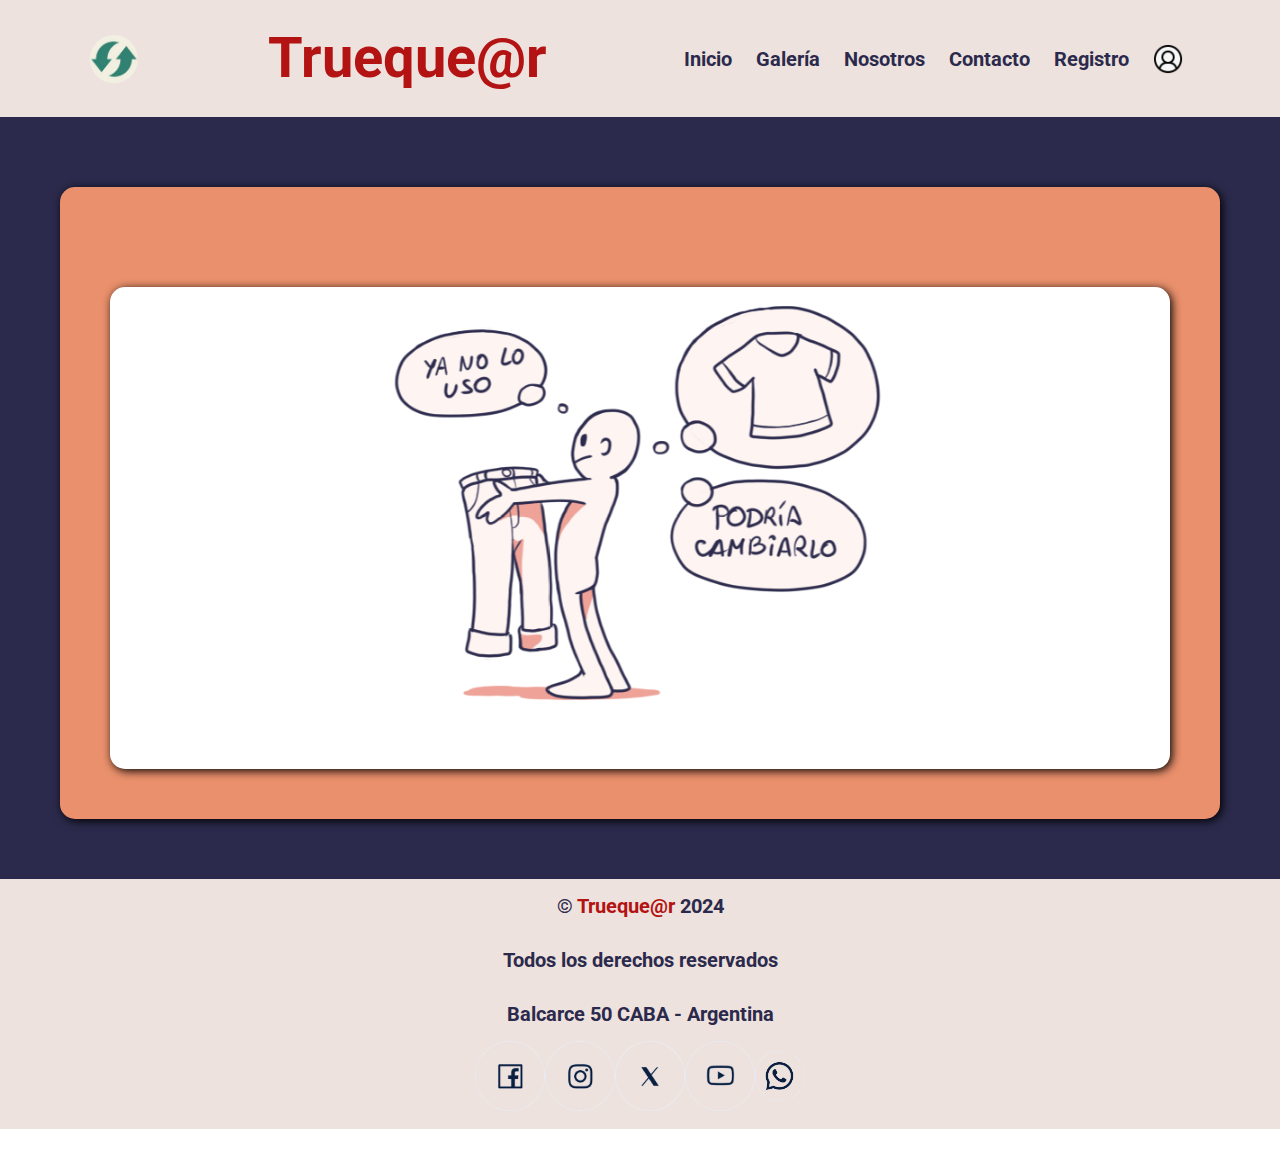
<file: index.html>
<!DOCTYPE html>
<html lang="es">

<head>
  <link rel="icon" href="img/favicon.ico" type="image/x-icon">

  <meta charset="UTF-8">
  <meta name="viewport" content="width=device-width, initial-scale=1.0">

  <title>Inicio</title>
  <link rel="preconnect" href="https://fonts.googleapis.com">
  <link rel="preconnect" href="https://fonts.gstatic.com" crossorigin>
  <link href="https://fonts.googleapis.com/css2?family=Roboto:wght@400;700&display=swap" rel="stylesheet">
  <link rel="stylesheet" href="css/index.css">

  <link href="https://stackpath.bootstrapcdn.com/bootstrap/4.5.2/css/bootstrap.min.css" rel="stylesheet">



</head>



  <body>
    <header>
      <div class="container">
        <img class="logo" src="img/flechas_486x500.png" height="60px" alt="logo">
        <h1 class="marca">Trueque@r</h1>

        <nav>
          <a href="index.html">Inicio</a>
          <a href="galeria.html">Galería</a>
          <a href="nosotros.html">Nosotros</a>
          <a href="contacto.html">Contacto</a>
          <a href="alta.html">Registro</a>
          <a href="login.html"><img class="login" src="img/login3.png" width="30px" height="30px" alt="loginete"></a>
        </nav>
      </div>
    </header>


    <main>

      <section class="inde">
        <article class="containerDibu">
          <div class="containerInde">
              <div id="carouselExampleIndicators" class="carousel slide" data-ride="carousel">
                <ol class="carousel-indicators">
                  <li data-target="#carouselExampleIndicators" data-slide-to="0" class="active"></li>
                  <li data-target="#carouselExampleIndicators" data-slide-to="1"></li>
                  <li data-target="#carouselExampleIndicators" data-slide-to="2"></li>
                  <li data-target="#carouselExampleIndicators" data-slide-to="3"></li>
                  <li data-target="#carouselExampleIndicators" data-slide-to="4"></li>
                  <li data-target="#carouselExampleIndicators" data-slide-to="5"></li>
                  <li data-target="#carouselExampleIndicators" data-slide-to="6"></li>
                  <li data-target="#carouselExampleIndicators" data-slide-to="7"></li>
                  <li data-target="#carouselExampleIndicators" data-slide-to="8"></li>
                  <li data-target="#carouselExampleIndicators" data-slide-to="9"></li>
                  <li data-target="#carouselExampleIndicators" data-slide-to="10"></li>
                </ol>
                <div class="carousel-inner">
                  <div class="carousel-item active">
                    <img src="img/carrusel/02.png" alt="...">
                  </div>
                  <div class="carousel-item">
                    <img src="img/carrusel/03.png" alt="...">
                  </div>
                  <div class="carousel-item">
                    <img src="img/carrusel/04.png" alt="...">
                  </div>
                  <div class="carousel-item">
                    <img src="img/carrusel/05.png" alt="...">
                  </div>
                  <div class="carousel-item">
                    <img src="img/carrusel/06.png" alt="...">
                  </div>
                  <div class="carousel-item">
                    <img src="img/carrusel/07.png" alt="...">
                  </div>
                  <div class="carousel-item">
                    <img src="img/carrusel/08.png" alt="...">
                  </div>
                  <div class="carousel-item">
                    <img src="img/carrusel/09.png" alt="...">
                  </div>
                  <div class="carousel-item">
                    <img src="img/carrusel/10.png" alt="...">
                  </div>
                  <div class="carousel-item">
                    <img src="img/carrusel/11.png" alt="...">
                  </div>
                  <div class="carousel-item">
                    <img src="img/carrusel/12.png" alt="...">
                  </div>

                </div>
                  <a class="carousel-control-prev" href="#carouselExampleIndicators" role="button"
                    data-slide="prev">
                    <span class="carousel-control-prev-icon" aria-hidden="true"></span>
                    <span class="sr-only">Anterior</span>
                  </a>
                  <a class="carousel-control-next" href="#carouselExampleIndicators" role="button"
                    data-slide="next">
                    <span class="carousel-control-next-icon" aria-hidden="true"></span>
                    <span class="sr-only">Siguiente</span>
                  </a>
              </div> 

          </div>
        </article>
      </section>
    </main>

    <footer>
      <div class="container">
        <p>&copy; <span class="color-acento">Trueque@r</span> 2024</p>
        <p>Todos los derechos reservados</p>
        <p>Balcarce 50 CABA - Argentina</p>
        <section>
          <ul>

            <a href="#"><img class="fc" src="img/redes/fcA.png" height="70"></a>
            <a href="#"><img class="ig" src="img/redes/igA.png" height="70"></a>
            <a href="#"><img class="x" src="img/redes/xA.png" height="70"></a>

            <a href="#"><img class="yt" src="img/redes/ytA.png" height="70"></a>
            <a href="#"><img class="ws" src="img/redes/wsA.png" height="50"></a>


          </ul>

        </section>
      </div>
    </footer>

    <script src="https://code.jquery.com/jquery-3.5.1.slim.min.js"></script>
    <script src="https://cdn.jsdelivr.net/npm/@popperjs/core@2.9.3/dist/umd/popper.min.js"></script>
    <script src="https://stackpath.bootstrapcdn.com/bootstrap/4.5.2/js/bootstrap.min.js"></script>
  </body>

</html>
</file>
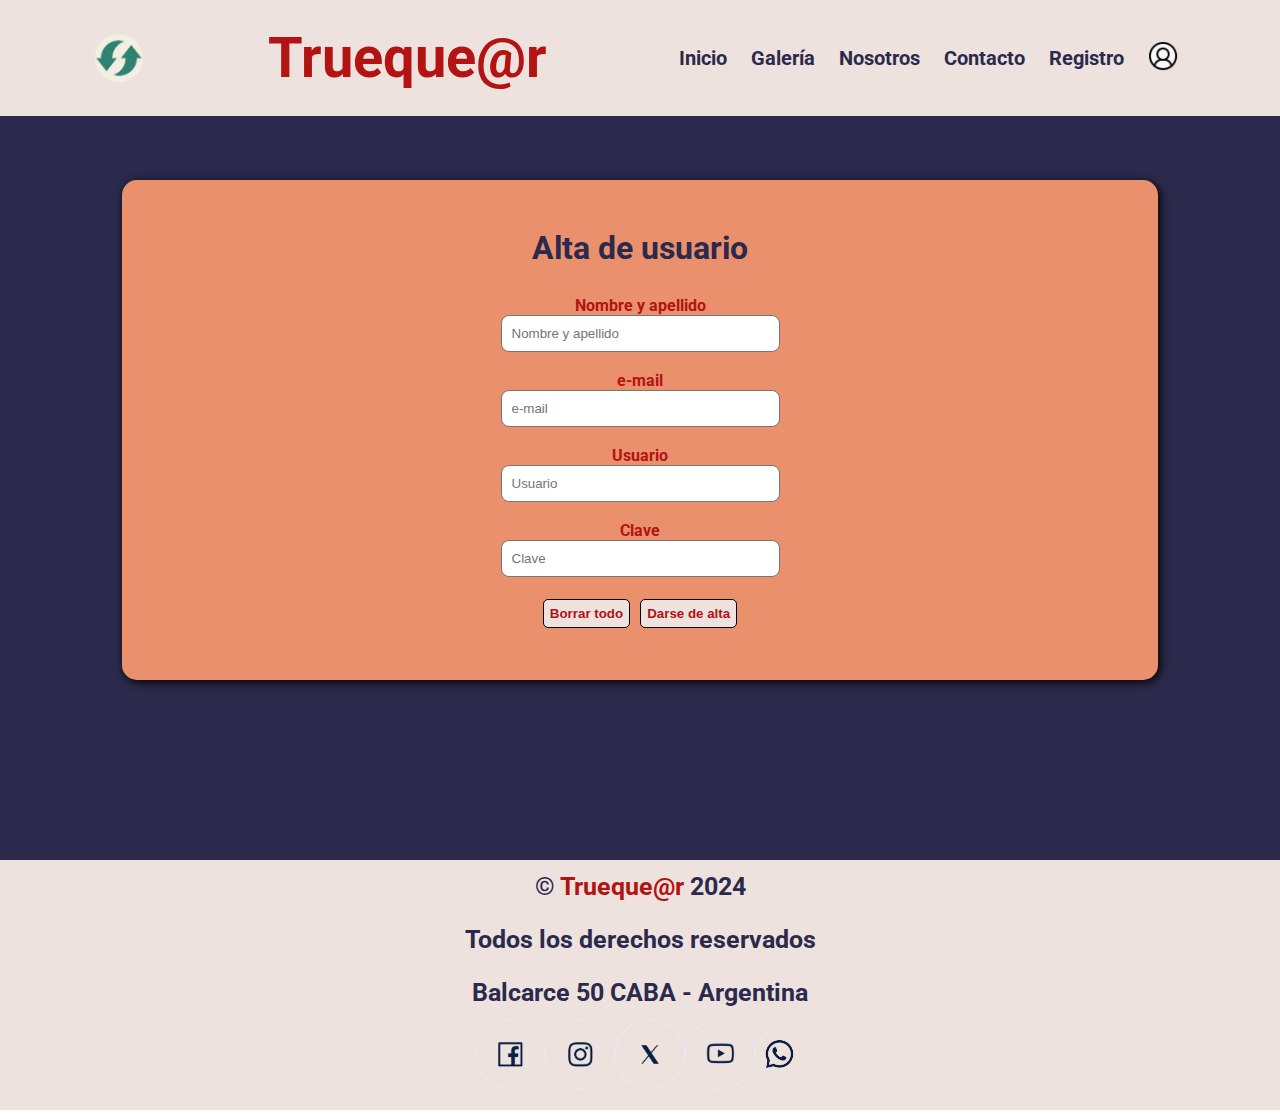
<file: alta.html>
<!DOCTYPE html>
<html lang="es">

<head>
    <meta charset="UTF-8">
    <meta name="viewport" content="width=device-width, initial-scale=1.0">
    <title>Alta</title>
    <link rel="preconnect" href="https://fonts.googleapis.com">
    <link rel="preconnect" href="https://fonts.gstatic.com" crossorigin>
    <link href="https://fonts.googleapis.com/css2?family=Roboto:wght@400;700&display=swap" rel="stylesheet">
    <!-- STYLES.CSS original cambiada a CONTACTO_TRUEQUE.CSS en este HTML-->
    <link rel="stylesheet" href="css/registro.css">
    <link rel="icon" href="img/favicon.ico">
</head>

<body>
    <header>
        <div class="container">
            <img class="logo" src="img/flechas_486x500.png" height="60px" alt="logo">
            <h1 class="marca">Trueque@r</h1>

            <nav>
                <a href="index.html">Inicio</a>
                <a href="galeria.html">Galería</a>
                <a href="nosotros.html">Nosotros</a>
                <a href="contacto.html">Contacto</a>
                <a href="alta.html">Registro</a>
                <a href="login.html"><img class="login" src="img/login3.png" width="30px" height="30px" alt="loginete"></a>
              </nav>
        </div>
    </header>

    <main>

        <section class="cuerpoGral">
            <div class="container">
                <div class="cuerpo">
                    <div class="card">
                        <h3>Alta de usuario</h3><br>
        
        <form action="datos.html" method="get">

          <!-- nombre y apellido-->
          <label class="campolabel" for="nombreapellido">Nombre y apellido</label><br>
          <input class="campo" size="30" type="text" name="nombreapellido" placeholder="Nombre y apellido"><br><br>

          <!-- e-mail -->
          <label class="campolabel" for="email">e-mail</label><br>
          <input class="campo" size="30" type="text" name="email" placeholder="e-mail"><br><br>
                  
          <!-- usuario -->
          <label class="campolabel" for="usuario">Usuario</label><br>
          <input class="campo" size="30" type="text" name="usuario" placeholder="Usuario"><br><br>
          
          <!-- clave -->
          <label class="campolabel" for="clave">Clave</label><br>
          <input class="campo" size="30" type="password" name="clave" placeholder="Clave"><br><br>
          
          <!-- botón de reset -->
          <button class="boton" type="reset">Borrar todo</button>
          <!-- botón de alta -->
          <a href="index.html">
            <input class="boton" type="button" value="Darse de alta"></a>

        </form>
      </div>
                   

    </div>

</div>
</section>
</main>

<footer>
<div class="container">
<p>&copy; <span class="color-acento">Trueque@r</span> 2024</p>
<p>Todos los derechos reservados</p>
<p>Balcarce 50 CABA - Argentina</p>
<section>
    <ul>

        <a href="#"><img class="fc" src="img/redes/fcA.png" height="70"></a>
        <a href="#"><img class="ig" src="img/redes/igA.png" height="70"></a>
        <a href="#"><img class="x" src="img/redes/xA.png" height="70"></a>

        <a href="#"><img class="yt" src="img/redes/ytA.png" height="70"></a>
        <a href="#"><img class="ws" src="img/redes/wsA.png" height="50"></a>


    </ul>

</section>
</div>
</footer>

</body>

</html>
</file>
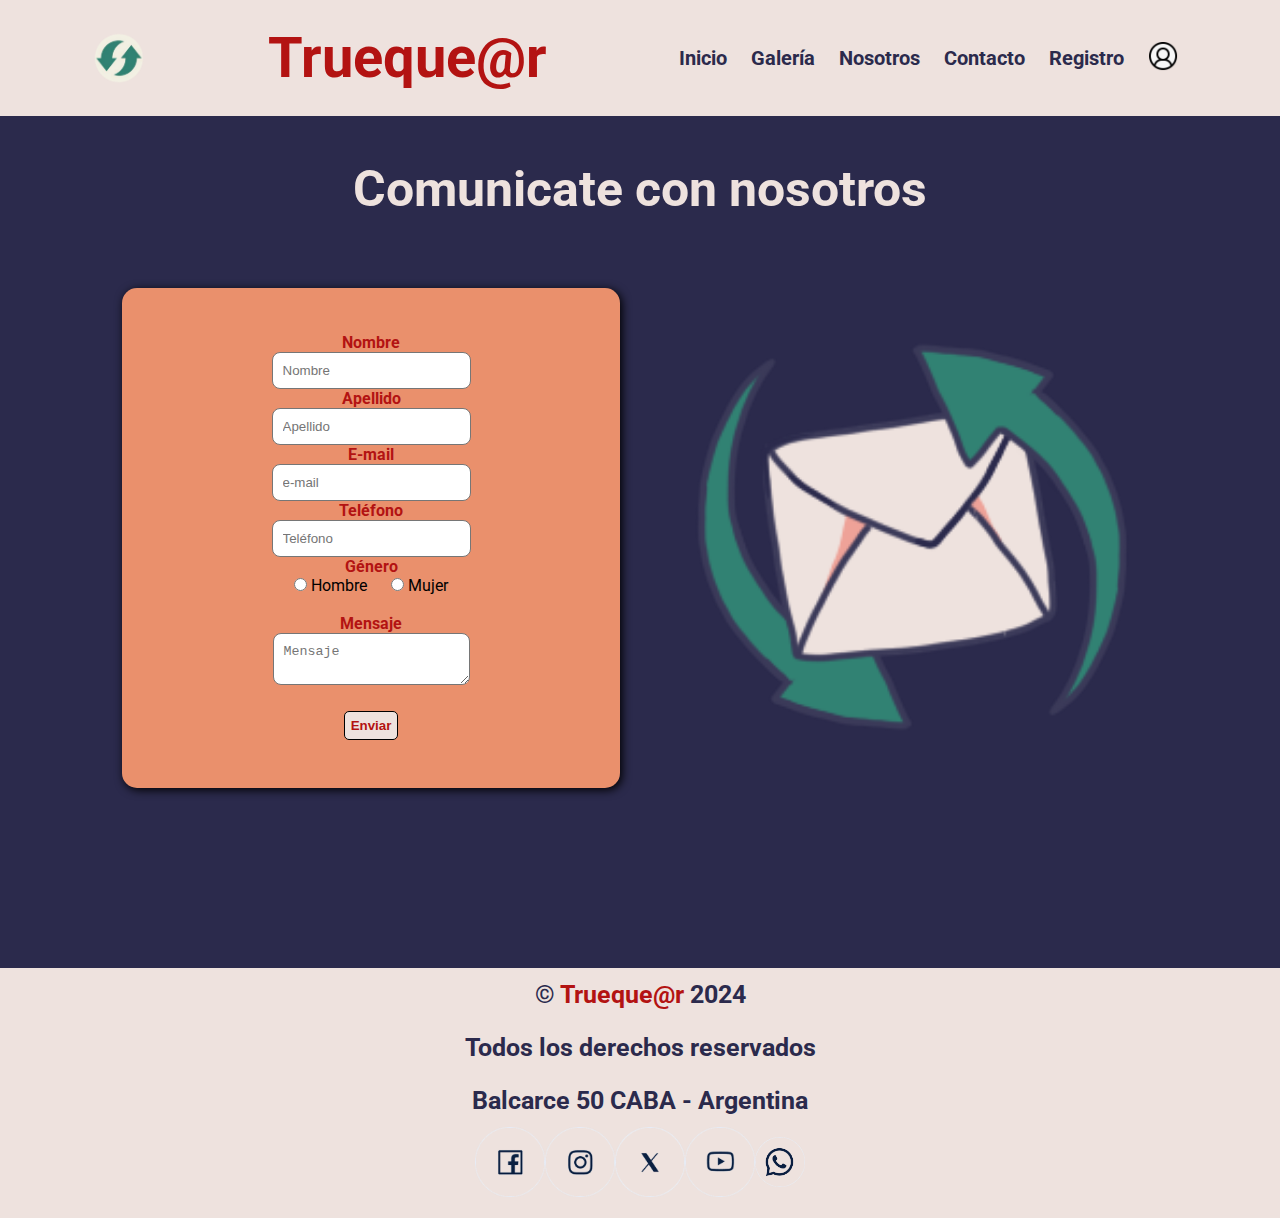
<file: contacto.html>
<!DOCTYPE html>
<html lang="es">

<head>
    <meta charset="UTF-8">
    <meta name="viewport" content="width=device-width, initial-scale=1.0">
    <title>Contacto</title>
    <link rel="preconnect" href="https://fonts.googleapis.com">
    <link rel="preconnect" href="https://fonts.gstatic.com" crossorigin>
    <link href="https://fonts.googleapis.com/css2?family=Roboto:wght@400;700&display=swap" rel="stylesheet">
    <!-- STYLES.CSS original cambiada a CONTACTO_TRUEQUE.CSS en este HTML-->
    <link rel="stylesheet" href="css/contacto.css">
    <link rel="icon" href="img/favicon.ico">
</head>

<body>
    <header>
        <div class="container">
            <img class="logo" src="img/flechas_486x500.png" height="60px" alt="logo">
            <h1 class="marca">Trueque@r</h1>

            <nav>
                <a href="index.html">Inicio</a>
                <a href="galeria.html">Galería</a>
                <a href="nosotros.html">Nosotros</a>
                <a href="contacto.html">Contacto</a>
                <a href="alta.html">Registro</a>
                <a href="login.html"><img class="login" src="img/login3.png" width="30px" height="30px" alt="loginete"></a>
              </nav>
        </div>
    </header>

    <main>


        <section class="cuerpoGral">
            <div class="container">
                <h2>Comunicate con nosotros</h2>
                <div class="cuerpo">
                    <div class="card">
                        
                        <form action="#" method="post">
                            <label class="campolabel" for="nombre">Nombre</label><br>
                            <input class="campo" type="text" id="nombre" name="nombre" placeholder="Nombre"><br>
                                    
                            <label class="campolabel" for="apellido">Apellido</label><br>
                            <input class="campo" type="text" id="apellido" name="apellido" placeholder="Apellido"><br>
                                    
                            <label class="campolabel" for="email">E-mail</label><br>
                            <input class="campo" type="email" id="email" name="email" placeholder="e-mail"><br>
                                            
                            <label class="campolabel" for="telefono">Teléfono</label><br>
                            <input class="campo" type="text" id="telefono" name="telefono" placeholder="Teléfono"><br>
                                    
                            <label class="campolabel">Género</label><br>
                            <input type="radio" id="hombre" name="genero" value="hombre">
                            <label for="hombre">Hombre</label>
                            <label class="campolabel">&nbsp&nbsp&nbsp&nbsp</label>
                            <input type="radio" id="mujer" name="genero" value="mujer">
                            <label for="mujer">Mujer</label><br><br>
                                    
                            <label class="campolabel" for="mensaje">Mensaje</label><br>
                            <textarea class="campo" id="mensaje" name="mensaje" placeholder="Mensaje"></textarea><br><br>
                                    
                            <button class="boton" type="submit">Enviar</button><br>
                        </form>               
                        
                    </div>
                    <img class="imagen" src="img/sobre_reciclar.png" alt="Imagen del formulario">
                    
                    
                    
                </div>
            </div>
        </section>
    </main>
        
    <footer>
        <div class="container">
            <p>&copy; <span class="color-acento">Trueque@r</span> 2024</p>
            <p>Todos los derechos reservados</p>
            <p>Balcarce 50 CABA - Argentina</p>
            <section>
                <ul>

                    <a href="#"><img class="fc" src="img/redes/fcA.png" height="70"></a>
                    <a href="#"><img class="ig" src="img/redes/igA.png" height="70"></a>
                    <a href="#"><img class="x" src="img/redes/xA.png" height="70"></a>

                    <a href="#"><img class="yt" src="img/redes/ytA.png" height="70"></a>
                    <a href="#"><img class="ws" src="img/redes/wsA.png" height="50"></a>


                </ul>

            </section>
        </div>
    </footer>

</body>

</html>
</file>
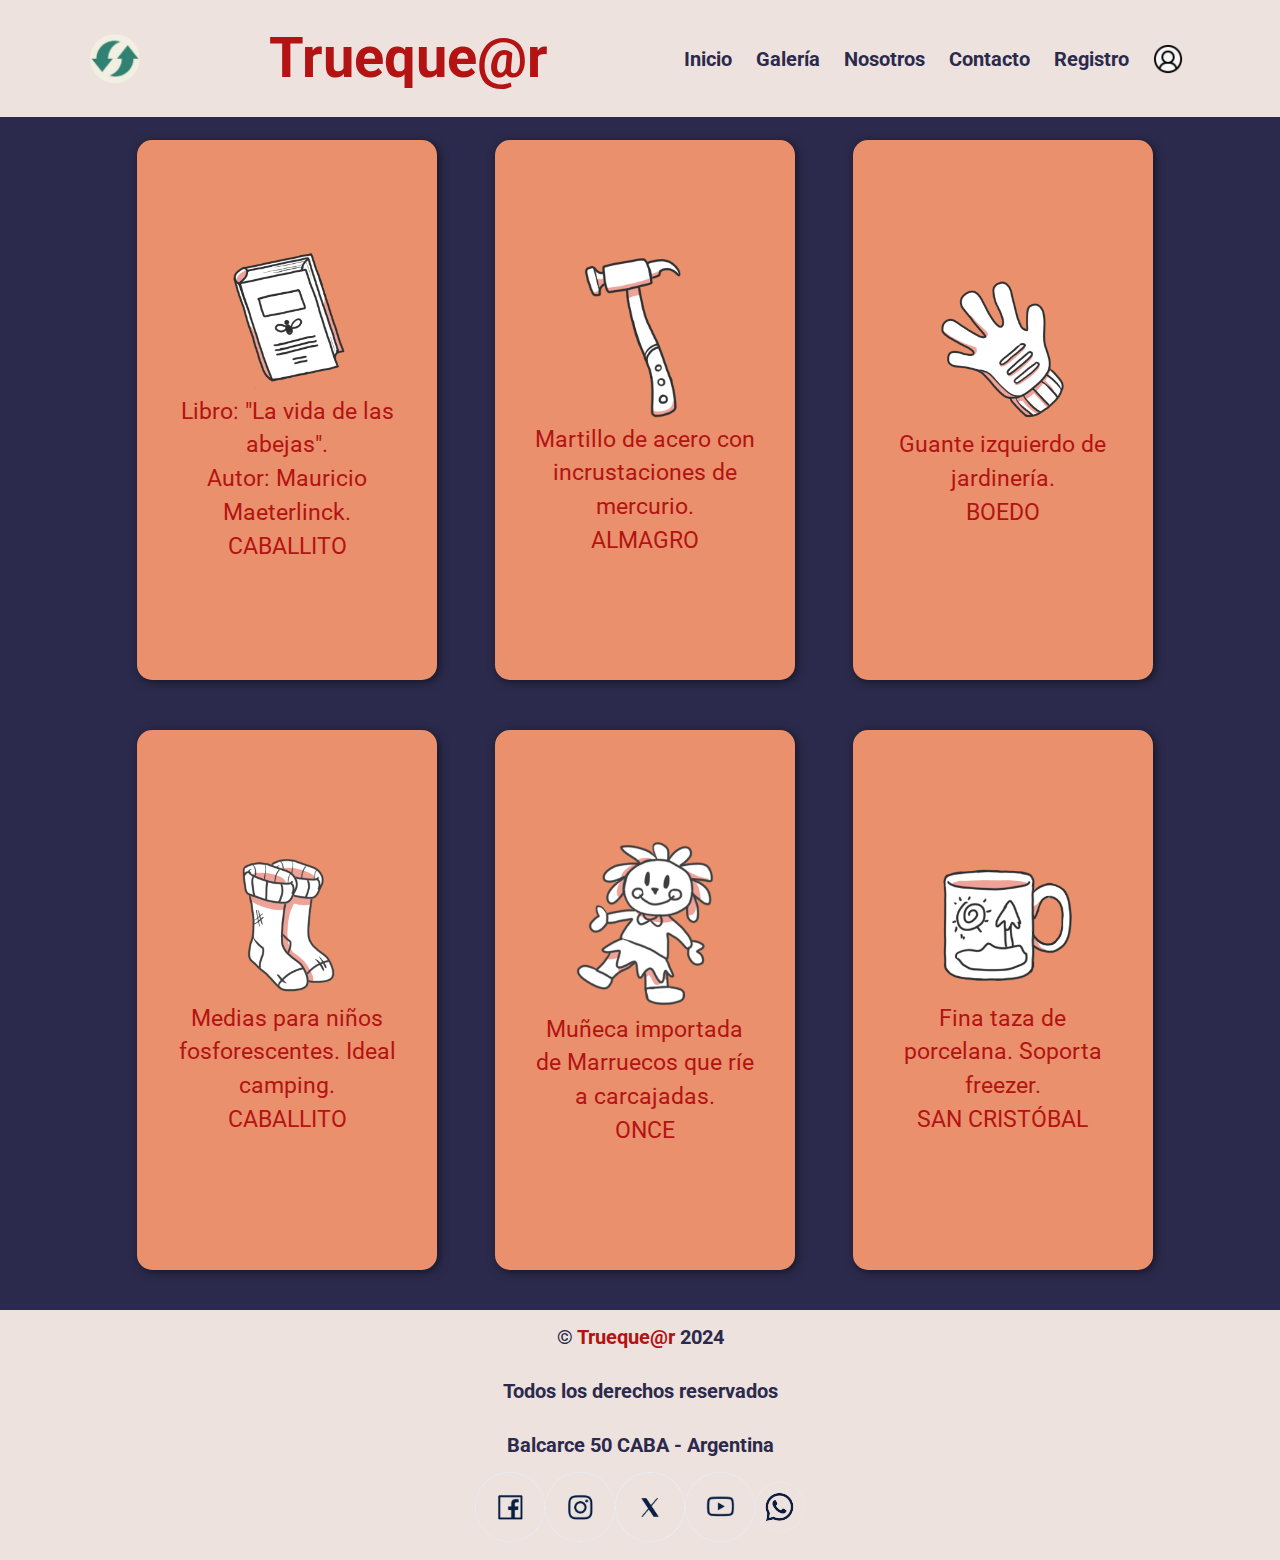
<file: galeria.html>
<!DOCTYPE html>
<html lang="es">

<head>
  <link rel="icon" href="img/favicon.ico" type="image/x-icon">
  <meta charset="UTF-8">
  <meta name="viewport" content="width=device-width, initial-scale=1.0">

  <title>Galeria</title>
  <link rel="preconnect" href="https://fonts.googleapis.com">
  <link rel="preconnect" href="https://fonts.gstatic.com" crossorigin>
  <link href="https://fonts.googleapis.com/css2?family=Roboto:wght@400;700&display=swap" rel="stylesheet">
  <link rel="stylesheet" href="css/galeria.css">
  <link href="https://stackpath.bootstrapcdn.com/bootstrap/4.5.2/css/bootstrap.min.css" rel="stylesheet">


</head>

<body>
  <header>
    <div class="container">
      <img class="logo" src="img/flechas_486x500.png" alt="logo">
      <h1 class="marca">Trueque@r</h1>

      <nav>
        <a href="index.html">Inicio</a>
        <a href="galeria.html">Galería</a>
        <a href="nosotros.html">Nosotros</a>
        <a href="contacto.html">Contacto</a>
        <a href="alta.html">Registro</a>
        <a href="login.html"><img class="login" src="img/login3.png" alt="loginete"></a>
      </nav>
    </div>
  </header>


  <main>
    <section>
      <div class="contenedor_galeria">
        <article>
          <div><img class="dibu1" src="img/art_250x250_libro1.png" alt="libro"></div>
          <p>
            Libro: "La vida de las abejas". <br>Autor: Mauricio Maeterlinck. <br> CABALLITO
          </p>
        </article>
        <article>
          <div><img class="dibu2" src="img/art_250x250_martillo1.png" alt="martillo"></div>
          <p>
            Martillo de acero con incrustaciones de mercurio. <br> ALMAGRO
          </p>
        </article>
        <article>
          <div><img class="dibu3" src="img/art_250x250_guante1.png" alt="guante"></div>
          <p>
            Guante izquierdo de jardinería. <br> BOEDO
          </p>
        </article>
        <article>
          <div><img class="dibu4" src="img/art_250x250_medias1.png" alt="medias"></div>
          <p>
            Medias para niños fosforescentes. Ideal camping. <br> CABALLITO
          </p>
        </article>
        <article>
          <div><img class="dibu5" src="img/art_250x250_munieca1.png" alt="munieca"></div>
          <p>
            Muñeca importada de Marruecos que ríe a carcajadas. <br> ONCE
          </p>
        </article>
        <article>
          <div><img class="dibu6" src="img/art_250x250_taza1.png" alt="taza"></div>
          <p>
            Fina taza de porcelana. Soporta freezer. <br> SAN CRISTÓBAL
          </p>
        </article>
      </div>
    </section>
  </main>

  <footer>
    <div class="container">
      <p>&copy; <span class="color-acento">Trueque@r</span> 2024</p>
      <p>Todos los derechos reservados</p>
      <p>Balcarce 50 CABA - Argentina</p>
      <section>
        <ul>

          <a href="#"><img class="fc" src="img/redes/fcA.png" height="70"></a>
          <a href="#"><img class="ig" src="img/redes/igA.png" height="70"></a>
          <a href="#"><img class="x" src="img/redes/xA.png" height="70"></a>

          <a href="#"><img class="yt" src="img/redes/ytA.png" height="70"></a>
          <a href="#"><img class="ws" src="img/redes/wsA.png" height="50"></a>


        </ul>

      </section>
    </div>
  </footer>

  <script src="https://code.jquery.com/jquery-3.5.1.slim.min.js"></script>
  <script src="https://cdn.jsdelivr.net/npm/@popperjs/core@2.9.3/dist/umd/popper.min.js"></script>
  <script src="https://stackpath.bootstrapcdn.com/bootstrap/4.5.2/js/bootstrap.min.js"></script>

</body>

</html>
</file>
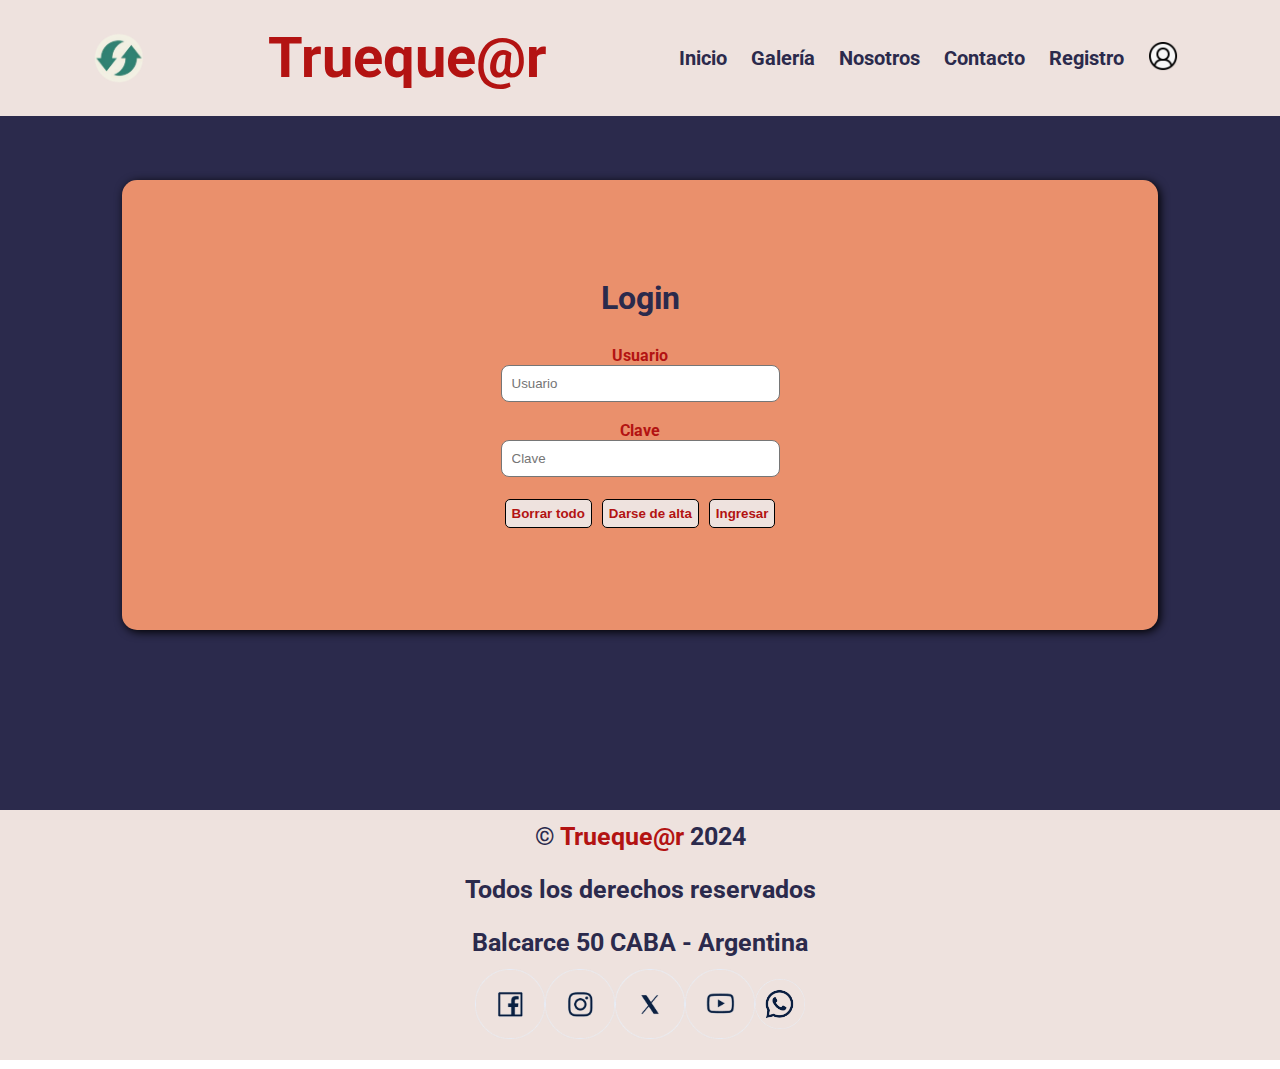
<file: login.html>
<!DOCTYPE html>
<html lang="es">

<head>
    <meta charset="UTF-8">
    <meta name="viewport" content="width=device-width, initial-scale=1.0">
    <title>Login</title>
    <link rel="preconnect" href="https://fonts.googleapis.com">
    <link rel="preconnect" href="https://fonts.gstatic.com" crossorigin>
    <link href="https://fonts.googleapis.com/css2?family=Roboto:wght@400;700&display=swap" rel="stylesheet">
    <!-- STYLES.CSS original cambiada a CONTACTO_TRUEQUE.CSS en este HTML-->
    <link rel="stylesheet" href="css/login.css">
    <link rel="icon" href="img/favicon.ico">
</head>

<body>
    <header>
        <div class="container">
            <img class="logo" src="img/flechas_486x500.png" height="60px" alt="logo">
            <h1 class="marca">Trueque@r</h1>

            <nav>
                <a href="index.html">Inicio</a>
                <a href="galeria.html">Galería</a>
                <a href="nosotros.html">Nosotros</a>
                <a href="contacto.html">Contacto</a>
                <a href="alta.html">Registro</a>
                <a href="login.html"><img class="login" src="img/login3.png" width="30px" height="30px" alt="loginete"></a>
              </nav>
        </div>
    </header>

    <main>


        <section class="cuerpoGral">
            <div class="container">

                <div class="cuerpo">
                    <div class="card">
                        <h3>Login</h3><br>
        <form action="datos.html" method="">
          
          <!-- usuario -->
          <label class="campolabel" for="usuario">Usuario</label><br>
          <input class="campo" size="30" type="text" name="usuario" placeholder="Usuario"><br><br>
          
          <!-- clave -->
          <label class="campolabel" for="clave">Clave</label><br>
          <input class="campo" size="30" type="password" name="clave" placeholder="Clave"><br><br>
          
          <!-- botón de reset -->
          <button class="boton" type="reset">Borrar todo</button>
          <!-- botón de alta -->
          <a href="alta.html">
              <input class="boton" type="button" value="Darse de alta"></a>
          <!-- botón de ingreso -->
          <a href="flask/templates/datos.html">
              <input class="boton" type="button" value="Ingresar"></a>

        </form>
                    </div>
                </div>
            </div>
</section>
</main>

<footer>
<div class="container">
<p>&copy; <span class="color-acento">Trueque@r</span> 2024</p>
<p>Todos los derechos reservados</p>
<p>Balcarce 50 CABA - Argentina</p>
<section>
    <ul>

        <a href="#"><img class="fc" src="img/redes/fcA.png" height="70"></a>
        <a href="#"><img class="ig" src="img/redes/igA.png" height="70"></a>
        <a href="#"><img class="x" src="img/redes/xA.png" height="70"></a>

        <a href="#"><img class="yt" src="img/redes/ytA.png" height="70"></a>
        <a href="#"><img class="ws" src="img/redes/wsA.png" height="50"></a>


    </ul>

</section>
</div>
</footer>

</body>

</html>
</file>
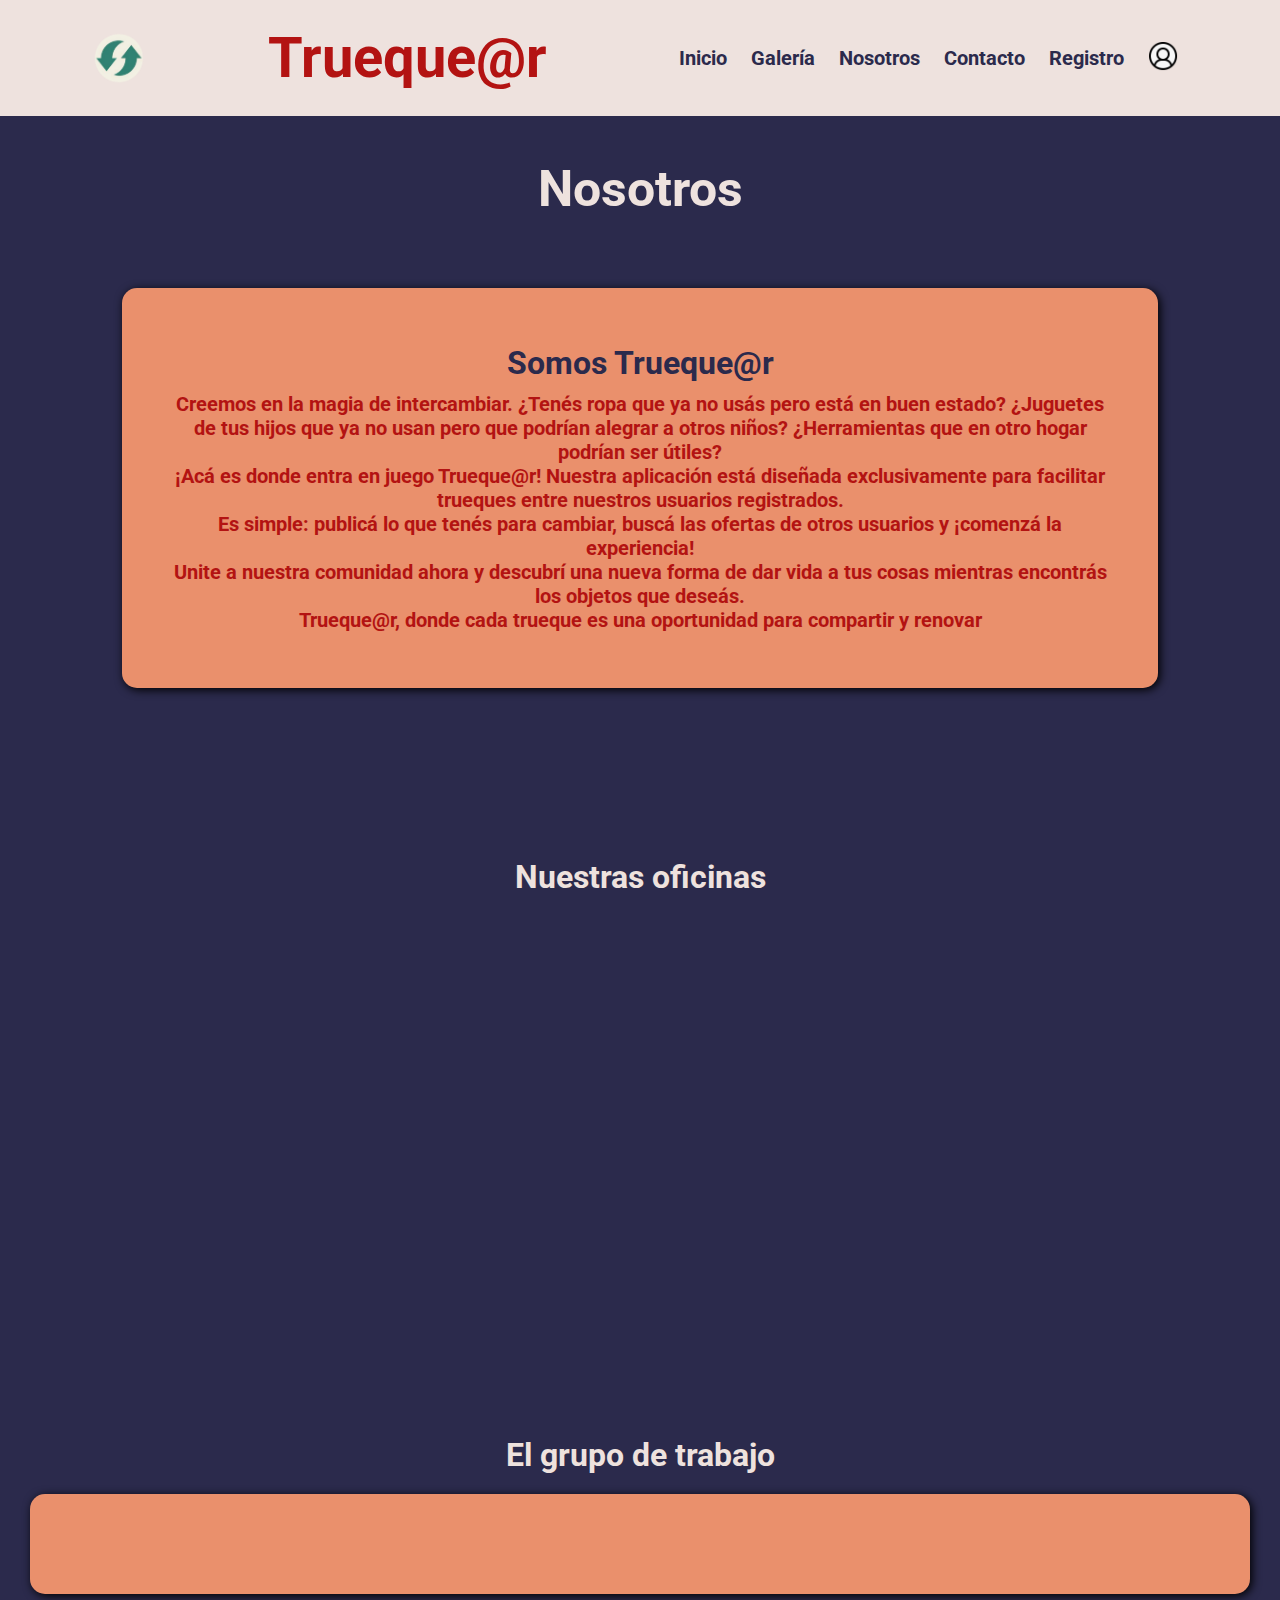
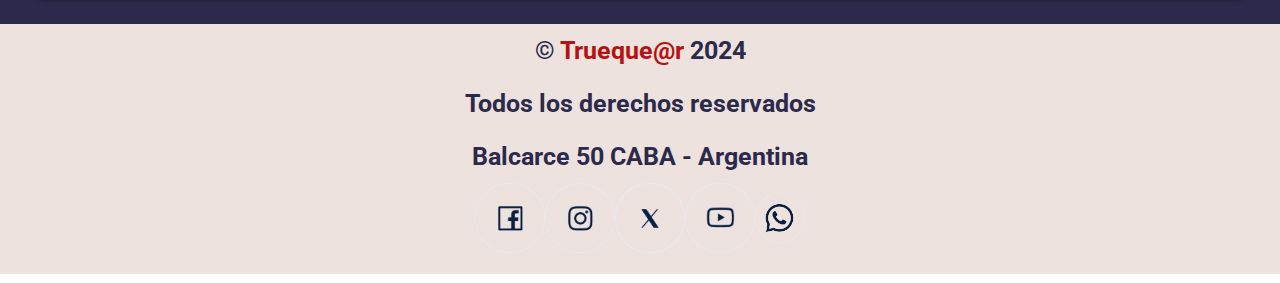
<file: nosotros.html>
<!DOCTYPE html>
<html lang="es">
<head>
    <!-- <link rel="icon" href="img/favicon.ico" type="image/x-icon"> -->

    <meta charset="UTF-8">
    <meta name="viewport" content="width=device-width, initial-scale=1.0">
    
    <title>Nosotros</title>
    <link rel="preconnect" href="https://fonts.googleapis.com">
    <link rel="preconnect" href="https://fonts.gstatic.com" crossorigin>
    <link href="https://fonts.googleapis.com/css2?family=Roboto:wght@400;700&display=swap" rel="stylesheet">
    <!-- STYLES.CSS original cambiada a CONTACTO_TRUEQUE.CSS en este HTML-->
    <link rel="stylesheet" href="css/nosotros.css">
    <link rel="icon" href="img/favicon.ico">
    <!-- <link rel="stylesheet" href="css/estilos.css"> -->

</head>
<body>
    <body>
        <header>
            <div class="container">
                <img class="logo" src="img/flechas_486x500.png" height="60px" alt="logo">
                <h1 class="marca">Trueque@r</h1>
        
                <nav>
                    <a href="index.html">Inicio</a>
                    <a href="galeria.html">Galería</a>
                    <a href="nosotros.html">Nosotros</a>
                    <a href="contacto.html">Contacto</a>
                    <a href="alta.html">Registro</a>
                    <a href="login.html"><img class="login" src="img/login3.png" width="30px" height="30px" alt="loginete"></a>
                  </nav>
            </div>
        </header>


<main>
    <section class="cuerpoGral">
        <div class="container">
            <h2>Nosotros</h2>
            <div class="cuerpo">
                <div class="card">
                    <h3>Somos Trueque@r</h3>
                    <p>
                        Creemos en la magia de intercambiar. ¿Tenés ropa que ya no usás pero está en buen estado? ¿Juguetes de tus hijos que ya no usan pero que podrían alegrar a otros niños? ¿Herramientas que en otro hogar podrían ser útiles? 
                        <br>¡Acá es donde entra en juego Trueque@r! Nuestra aplicación está diseñada exclusivamente para facilitar trueques entre nuestros usuarios registrados. 
                        <br> Es simple: publicá lo que tenés para cambiar, buscá las ofertas de otros usuarios y ¡comenzá la experiencia! 
                        <br> Unite a nuestra comunidad ahora y descubrí una nueva forma de dar vida a tus cosas mientras encontrás los objetos que deseás. 
                        <br> Trueque@r, donde cada trueque es una oportunidad para compartir y renovar
                    </p>
                </div>

               
                
            </div>
            
        </div>
        <h3>Nuestras oficinas</h3>
        <div class="iframe-container">    
            <iframe
                src="https://www.google.com/maps/embed?pb=!1m18!1m12!1m3!1d3283.8157921599372!2d-58.37207272425953!3d-34.608819272952495!2m3!1f0!2f0!3f0!3m2!1i1024!2i768!4f13.1!3m3!1m2!1s0x95a3352c91d030d1%3A0x6f2f1b79e97ef7e0!2sMuseo%20Casa%20Rosada!5e0!3m2!1ses-419!2sar!4v1716076804770!5m2!1ses-419!2sar"
                style="border:0;" allowfullscreen="" loading="lazy"
                referrerpolicy="no-referrer-when-downgrade">
            </iframe>
        </div>
        </div>
        
        <h3>El grupo de trabajo</h3>
    
        <div id="contenedor-integrantes">

            <template id="integrante-template">
                <div class="integrante">
                    <img id="Foto" src="" alt="foto CV">
                    <p id="Nombre"></p>
                </div>
            </template>
        </div>
    </section>

        

        

</main>

<footer>
    <div class="container">
        <p>&copy; <span class="color-acento">Trueque@r</span> 2024</p>
        <p>Todos los derechos reservados</p>
        <p>Balcarce 50 CABA - Argentina</p>
        <section>
            <ul>

                <a href="#"><img class="fc" src="img/redes/fcA.png" height="70"></a>
                <a href="#"><img class="ig" src="img/redes/igA.png" height="70"></a>
                <a href="#"><img class="x" src="img/redes/xA.png" height="70"></a>

                <a href="#"><img class="yt" src="img/redes/ytA.png" height="70"></a>
                <a href="#"><img class="ws" src="img/redes/wsA.png" height="50"></a>


            </ul>

        </section>
    </div>
</footer>
<script src="js/integrantes.js"></script>  
</body>
</html>
</file>
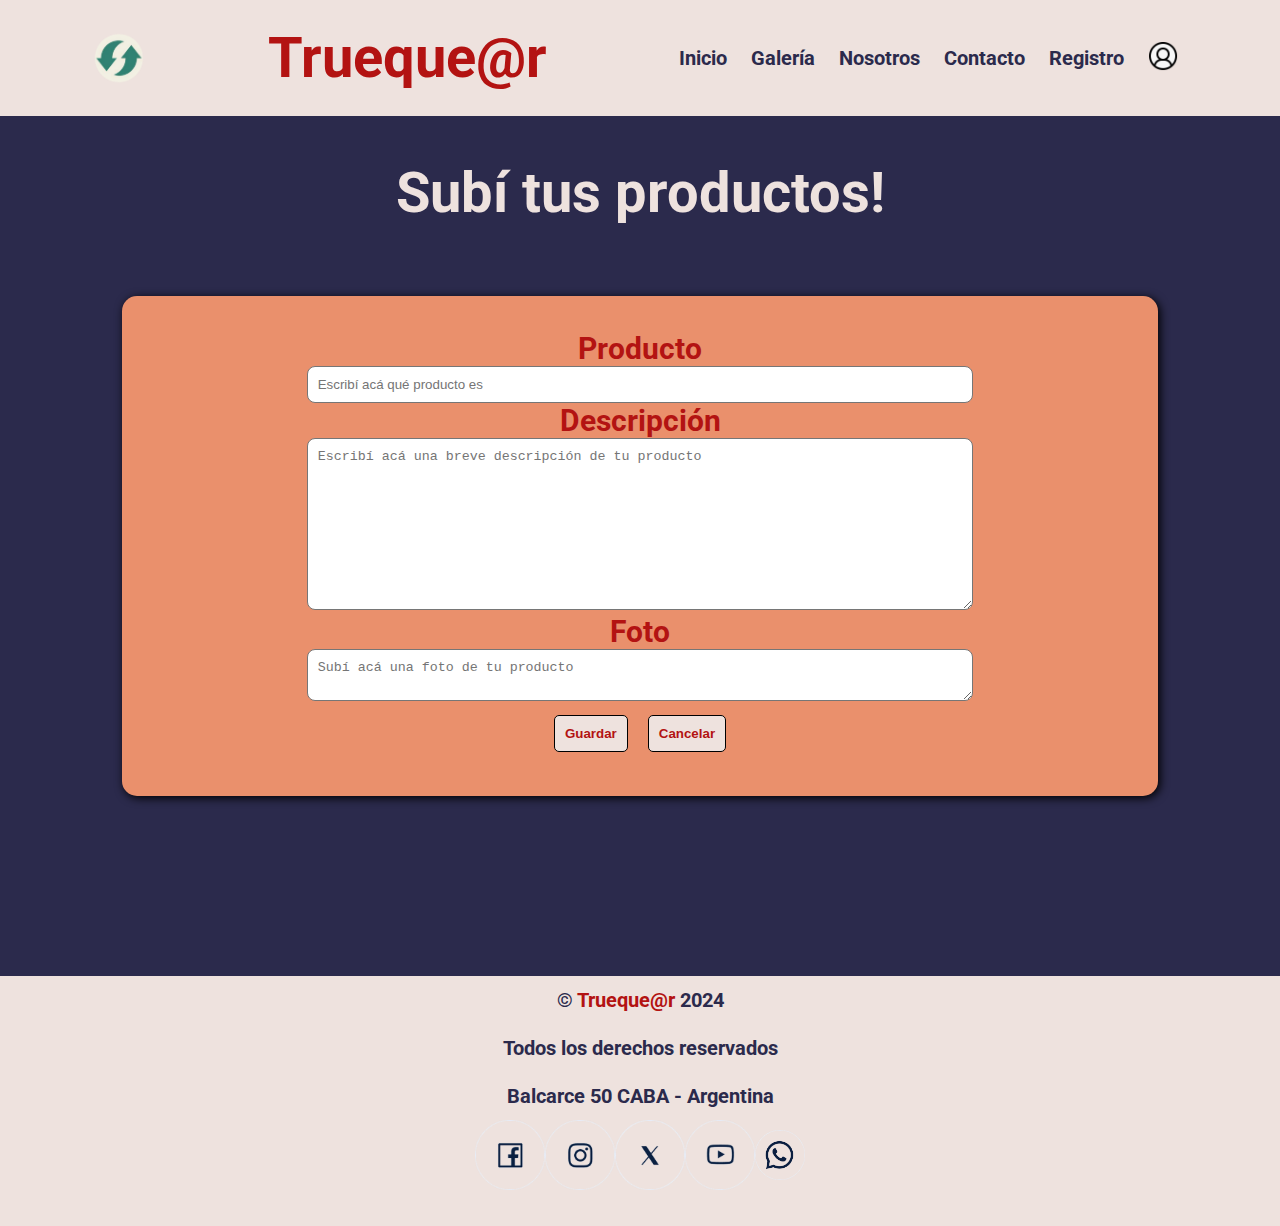
<file: ofertar.html>
<!DOCTYPE html>
<html lang="es">

<head>
    <meta charset="UTF-8">
    <meta name="viewport" content="width=device-width, initial-scale=1.0">
    <title>Contacto</title>
    <link rel="preconnect" href="https://fonts.googleapis.com">
    <link rel="preconnect" href="https://fonts.gstatic.com" crossorigin>
    <link href="https://fonts.googleapis.com/css2?family=Roboto:wght@400;700&display=swap" rel="stylesheet">
    <link rel="stylesheet" href="css/ofertar.css">
    <link rel="icon" href="favicon.ico">
</head>

<body>
    <header>
        <div class="container">
            <img class="logo" src="img/flechas_486x500.png" height="60px" alt="logo">
            <h1 class="marca">Trueque@r</h1>

            <nav>
                <a href="index.html">Inicio</a>
                <a href="galeria.html">Galería</a>
                <a href="nosotros.html">Nosotros</a>
                <a href="contacto.html">Contacto</a>
                <a href="alta.html">Registro</a>
                <a href="login.html"><img class="login" src="img/login3.png" width="30px" height="30px"
                        alt="loginete"></a>
            </nav>
        </div>
    </header>

    <main>


        <section class="cuerpoGral">
            <div class="container">
                <h2>Subí tus productos!</h2>
                <div class="cuerpo">
                    <div class="card">
                        <form action="#" method="post">

                            <label class="campolabel" for="producto">Producto</label><br>
                            <input class="campo" type="text" id="producto" name="producto"
                                placeholder="Escribí acá qué producto es"><br>

                            <label class="campolabel" for="descripción">Descripción</label><br>
                            <textarea class="campo" name="descripción" rows="10" cols="40" id="descripción"
                                name="descripción"
                                placeholder="Escribí acá una breve descripción de tu producto"></textarea><br>

                            <label class="campolabel" for="foto">Foto</label><br>
                            <textarea class="campo" id="foto" name="foto"
                                placeholder="Subí acá una foto de tu producto"></textarea><br>
                            <article class="contenBoton">
                                <button class="boton" type="submit">Guardar</button>
                                <button class="boton" type="submit">Cancelar</button><br>
                            </article>
                        </form>

                    </div>
        </section>
    </main>

    <footer>
        <div class="container">
            <p>&copy; <span class="color-acento">Trueque@r</span> 2024</p>
            <p>Todos los derechos reservados</p>
            <p>Balcarce 50 CABA - Argentina</p>
            <section>
                <ul>

                    <a href="#"><img class="fc" src="img/redes/fcA.png" height="70"></a>
                    <a href="#"><img class="ig" src="img/redes/igA.png" height="70"></a>
                    <a href="#"><img class="x" src="img/redes/xA.png" height="70"></a>

                    <a href="#"><img class="yt" src="img/redes/ytA.png" height="70"></a>
                    <a href="#"><img class="ws" src="img/redes/wsA.png" height="50"></a>


                </ul>

            </section>
        </div>
    </footer>

</body>

</html>
</file>
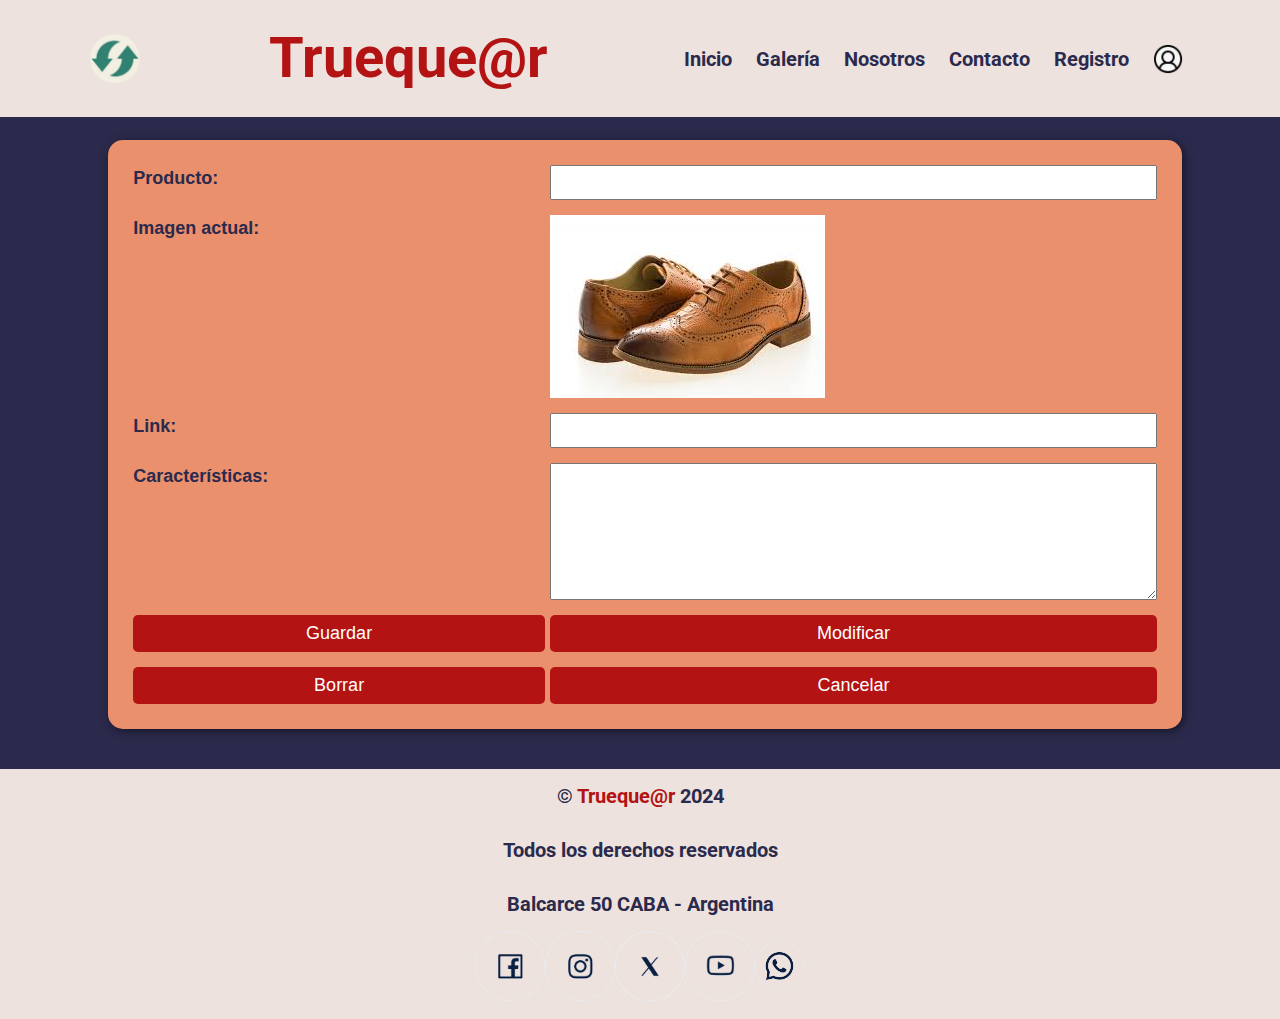
<file: producto.html>
<!DOCTYPE html>
<html lang="es">

<head>
    <link rel="icon" href="img/favicon.ico" type="image/x-icon">
    <meta charset="UTF-8">
    <meta name="viewport" content="width=device-width, initial-scale=1.0">

    <title>Galeria</title>
    <link rel="preconnect" href="https://fonts.googleapis.com">
    <link rel="preconnect" href="https://fonts.gstatic.com" crossorigin>
    <link href="https://fonts.googleapis.com/css2?family=Roboto:wght@400;700&display=swap" rel="stylesheet">
    <link rel="stylesheet" href="css/producto.css">
    <link href="https://stackpath.bootstrapcdn.com/bootstrap/4.5.2/css/bootstrap.min.css" rel="stylesheet">


</head>

<body>
    <header>
        <div class="container">
            <img class="logo" src="img/flechas_486x500.png" alt="logo">
            <h1 class="marca">Trueque@r</h1>

            <nav>
                <a href="index.html">Inicio</a>
                <a href="galeria.html">Galería</a>
                <a href="nosotros.html">Nosotros</a>
                <a href="contacto.html">Contacto</a>
                <a href="alta.html">Registro</a>
                <a href="login.html"><img class="login" src="img/login3.png" alt="loginete"></a>
            </nav>
        </div>
    </header>


    <main>
        <section>
            <div class="contenedor_galeria">

                <form action="">
                    <label for="Name">Producto:</label>
                    <input id="Name" name="Name" type="text">

                    <label for="">Imagen actual:</label>

                    <img src="img/zapatos1.jpeg" alt="zapatos marrones">

                    <label for="Subject">Link:</label>
                    <input id="Subject" name="Subject" name type="text">

                    <label for="Message">Características:</label>
                    <textarea id="Message" name="Message" cols="30" rows="5"></textarea>

                    <button type="submit" name="boton">Guardar</button>
                    <button type="submit" name="boton">Modificar</button>
                    <button type="submit" name="boton">Borrar</button>
                    <button type="submit" name="boton">Cancelar</button>
                </form>
            </div>
        </section>
    </main>

    <footer>
        <div class="container">
            <p>&copy; <span class="color-acento">Trueque@r</span> 2024</p>
            <p>Todos los derechos reservados</p>
            <p>Balcarce 50 CABA - Argentina</p>
            <section>
                <ul>

                    <a href="#"><img class="fc" src="img/redes/fcA.png" height="70"></a>
                    <a href="#"><img class="ig" src="img/redes/igA.png" height="70"></a>
                    <a href="#"><img class="x" src="img/redes/xA.png" height="70"></a>

                    <a href="#"><img class="yt" src="img/redes/ytA.png" height="70"></a>
                    <a href="#"><img class="ws" src="img/redes/wsA.png" height="50"></a>


                </ul>

            </section>
        </div>
    </footer>

    <script src="https://code.jquery.com/jquery-3.5.1.slim.min.js"></script>
    <script src="https://cdn.jsdelivr.net/npm/@popperjs/core@2.9.3/dist/umd/popper.min.js"></script>
    <script src="https://stackpath.bootstrapcdn.com/bootstrap/4.5.2/js/bootstrap.min.js"></script>

</body>

</html>
</file>
<file: css/index.css>
*{
    margin: 0;
    padding: 0;
    box-sizing: border-box;
}

body{
     margin: 0;
     font-family: 'Roboto', sans-serif;
}

h1{font-size: 3.5em;}
h2{font-size: 3.1em;}
h3{font-size: 2em;}
p{font-size: 1.25em;}

.container{
    max-width: 1100px;
    margin: auto;
}

header{
    background-color: #EEE2DE;
}

header .logo{
    margin: 0;
    animation: rotation 1s infinite linear;
}

@keyframes rotation {
  from {
    transform: rotate(0deg);
  }
  to {
    transform: rotate(-360deg);
  }
}

header .marca{
    margin: 0;
    padding: 25px 30px;
    font-weight: bold;
    font-size: 4em;
    color: #B31312;
}

header .container{
    display: flex;
    flex-direction: column;
    align-items: center;
}

header nav{
    display: flex;
    flex-direction: column;
    text-align: center;
    padding-bottom: 25px;
    text-decoration: none;
}

header nav a{
    padding: 5px 12px;
    text-decoration: none;
    font-size: 1.25em;
    font-weight: bold;
    color: #2B2A4C;
}

header a:hover{
    color:#B31312;
    text-decoration: none;
}

.login{
    margin: 0 auto;
}

/* main Index */

.inde{
    background-color: #2B2A4C;
    text-align: center;
    padding: 50px;
}

.containerDibu{
    padding: 300px 18px;
    height: 80%; */tamaño cuadro blanco*/
    background-position: center center;
    background-size: cover;
    padding: 50px;
    margin: 10px;
    background-color: #EA906C;
    border-radius: 15px;
    box-shadow: 2px 2px 10px rgba(0,0,0,1);
    padding-bottom: 50px;
}

.inde .containerInde{
    padding: 200px 12px;
    height: 80%; */tamaño cuadro blanco*/
    background-position: center center;
    background-size: cover;
    padding: 50px;
    margin: 0px;
    background-color: white;
    border-radius: 15px;
    box-shadow: 2px 2px 10px rgba(0,0,0,1);
    padding-bottom: 50px;
}

.inde .containerInde h2{
    margin-top: 0;
    padding-bottom: 50px;
    font-weight: bold;
    font-size: 1.5em;
    color: #B31312;
}


.nosotros{
    background-color: #2B2A4C;
    text-align: center;
    padding: 50px;
    
}

.nosotros .containerNos{
    padding: 250px 12px;
    background-position: center center;
    background-size: cover;
    padding: 50px;
    margin-top: 25px;
    margin-bottom: 25px;
    background-color: #EA906C;
    border-radius: 15px;
    box-shadow: 2px 2px 10px rgba(0,0,0,1);
}

.nosotros .containerNos h2{
    margin-top: 0;
    padding-bottom: 50px;
    color: #EEE2DE;
}

.nosotros .containerNos p{
    display: flex;
    color: #B31312;
    font-weight: bold;
}

.nosotros .iframe-container{
    display: flex;
    flex-direction: column;
    align-items: center;
    padding-bottom: 50px;
}

/* main Contacto */

.cuerpoGral{
    background-color: #2B2A4C;
    text-align: center;
}

.cuerpoGral .container{
    padding: 150px 12px;
}

.cuerpoGral .container h2{
    margin-top: 0;
    padding-bottom: 50px;
    color: #EEE2DE;
}

.cuerpoGral .container .cuerpo h3{
    color: #2B2A4C;
}

.cuerpoGral .container .cuerpo p{

    display: flex;
    color: #B31312;
    font-weight: bold;
}

.cuerpoGral .cuerpo .card{
    background-position: center center;
    background-size: cover;
    padding: 50px;
    margin: 20px;
    background-color: #EA906C;
    border-radius: 15px;
    box-shadow: 2px 2px 10px rgba(0,0,0,1);
}

.cuerpoGral .container h3{
    margin-top: 10;
    padding-bottom: 10px;
    color: #EEE2DE;
}

.inde .containerInde img{
    
    width: 90%;
    height: auto;
    justify-content: center;
    align-items: center;
    padding-bottom: 50px;
}

/* main Registro */
/* Falta. Colocar aquí */

/* main Login */
/* Falta. Colocar aquí */

footer{
    background-color: #EEE2DE;
}

footer .container{
    display: flex;
    flex-direction: column;
    align-items: center;
    height: 250px;
    color: #2B2A4C;
    font-weight: bold;
}

    footer p{
    margin: 0;
    padding: 12px;
}
footer .container .color-acento{
        font-weight: bold;
        color: #B31312;
}

footer .container section ul{
    text-decoration: none;
    display: flex;
    justify-content: center;
    align-items: center;
}


/* PRIMER CORTE ---------------------------------------------------------------------- */

@media only screen and (min-width: 768px){
    
    header{
    width: 100%;
    
    
}

    header .marca{
    margin: 0;
    padding: 25px 30px;
    font-weight: bold;
    font-size: 3em;
    color: #B31312;
}
    header nav a{
    padding: 5px 9px;
    text-decoration: none;
    font-size: 0.75em;
    font-weight: bold;
    color: #2B2A4C;
}

    header .container{
        flex-direction: row;
        justify-content: space-between;
        
    }
    header nav{
        flex-direction: row;
        padding-bottom: 0;
        align-items: center;
        
    }

.inde{
    background-color: #2B2A4C;
    text-align: center;
    padding-top: 50px;
    padding-left: 50px;
    padding-right: 50px;
    
}

.containerDibu{
    margin-top: 100px;
    display: flex;
    flex-flow: row wrap;
    justify-content: center;
    height: 90%;
    
}

.inde .containerInde{
        margin-top: 50px;
        display: flex;
        flex-flow: row wrap;
        justify-content: center;
        height: 90%;
    }

.inde .containerInde h2{
    padding-top: 20px;
    font-size: 3.0em;
    }

    .inde .containerInde img{
    
        width: 90%;
        height: auto;
        justify-content: center;
        align-items: center;
        padding-bottom: 50px;
    }


.nosotros{
    background-color: #2B2A4C;
    text-align: center;
    padding-top: 50px;
    padding-left: 50px;
    padding-right: 50px;
}

    .nosotros .containerNos{
        margin-top: 25px;
        display: flex;
        flex-flow: row wrap;
        justify-content: center;
    }

    
/* main Contacto */

.cuerpoGral .container .cuerpo{
        display: flex;
        flex-flow: row wrap;
        justify-content: center;
        
    }/* main Registro */
/* Falta */
/* main Login */
/* Falta */

footer .container{
    display: flex;
    flex-direction: column;
    align-items: center;
    font-size: 0.75em;
    font-weight: bold;
    color: #2B2A4C;
}

footer .container section ul{
    display: flex;
    flex-direction: row;
    text-align: center;
    padding-bottom: 25px;
}

}

/* SEGUNDO CORTE ----------------------------------------------------------------------- */

@media only screen and (min-width: 1024px){

    header .marca{
    margin: 0;
    padding: 25px 30px;
    font-weight: bold;
    font-size: 3.5em;
    color: #B31312;
}

header nav a{
    padding: 5px 12px;
    text-decoration: none;
    font-size: 1.25em;
    font-weight: bold;
    color: #2B2A4C;
}

.inde{
    width: auto;
}

.containerDibu{
    margin-top: 20px;
    display: flex;
    flex-flow: row wrap;
    justify-content: center;
    height: 80%;
    
}

.inde .containerInde{
    padding: 0 100px;
    display: flex;
    flex: 1;
    width: 1240px;
    justify-content: center;
    align-items: center;
    text-align: center;
    flex-direction: column;
    height: 80%;
}

.inde .containerInde h2{
    padding-top: 20px;
    font-size: 4.5em;
}


.inde .containerInde img{
    width: 90%;
    height: auto;
    justify-content: center;
    align-items: center;
}

/* main Galería */
/* Falta */

/* main Nosotros */

.nosotros{
    width: auto;
}

.nosotros .containerNos{
    padding: 0 100px;
    display: flex;
    flex: 1;
    width: 1240px;
    justify-content: center;
    align-items: center;
    text-align: center;
    flex-direction: column;
    height: 80vh;
}

.nosotros .iframe-container{
   
    margin-top: 50px;
    padding-bottom: 50px;
}

/* main Contacto */
.cuerpoGral{
    width: auto;
}

.cuerpoGral .container .cuerpo .card{
    display: flex;
    flex: 1;
    width: 220px;
    justify-content: center;
    align-items: center;
    flex-direction: column;
    text-align: center;
    height: 50vh;
}

/* main Registro */
/* Falta */

/* main Login */
/* Falta */

footer .container{
    display: flex;
    flex-direction: column;
    align-items: center;
    font-size: 1em;
    font-weight: bold;
    color: #2B2A4C;
}

footer .container section ul{
    display: flex;
    flex-direction: row;
    text-align: center;
    padding-bottom: 25px;
}

}
</file>
<file: css/registro.css>
*{
    margin: 0;
    padding: 0;
    box-sizing: border-box;
}

body{
     margin: 0;
     font-family: 'Roboto', sans-serif;
}

h1{font-size: 3.5em;}
h2{font-size: 3.1em;}
h3{font-size: 2em;}
p{font-size: 1.25em;}

.container{
    max-width: 1100px;
    margin: auto;
}

.campolabel {
    color: #b31312;
    text-align: start;
    font-weight: bold;
}
.campo {
    padding: 10px;
    border-radius: 8px;
    border-style: solid;
    border-width: 1px;
}

.boton {
    background-color: #eee2de;
    padding: 6px;
    border-style: solid;
    border-width: 1px;
    margin: 3px;
    border-radius: 5px;
    font-weight: bold;
    color: #b31312;
}

header{
    background-color: #EEE2DE;
}

header .logo{
    margin: 0;
    animation: rotation 1s infinite linear;
}

@keyframes rotation {
  from {
    transform: rotate(0deg);
  }
  to {
    transform: rotate(-360deg);
  }
}

header .marca{
    margin: 0;
    padding: 25px 30px;
    font-weight: bold;
    font-size: 4em;
    color: #B31312;
}

header .container{
    display: flex;
    flex-direction: column;
    align-items: center;
}

header nav{
    display: flex;
    flex-direction: column;
    text-align: center;
    padding-bottom: 25px;
}

header nav a{
    padding: 5px 12px;
    text-decoration: none;
    font-size: 1.25em;
    font-weight: bold;
    color: #2B2A4C;
}

header a:hover{
    color:#B31312;
    text-decoration: none;
}

.login{
    margin: 0 auto;
}

.cuerpoGral{
    background-color: #2B2A4C;
    text-align: center;
    padding: 10px;
}

.cuerpoGral .container{
    padding: 150px 12px;
}

.cuerpoGral .container h2{
    margin-top: 0;
    padding-bottom: 50px;
    color: #EEE2DE;
}

.cuerpoGral .container .cuerpo h3{
    color: #2B2A4C;
}

.cuerpoGral .container .cuerpo p{

    display: flex;
    color: #B31312;
    font-weight: bold;
}

.cuerpoGral .cuerpo .card{
    background-position: center center;
    background-size: cover;
    padding: 50px;
    margin: 20px;
    background-color: #EA906C;
    border-radius: 15px;
    box-shadow: 2px 2px 10px rgba(0,0,0,1);
}

.cuerpoGral .container h3{
    margin-top: 10;
    padding-bottom: 10px;
    color: #EEE2DE;
}

footer{
    background-color: #EEE2DE;
}

footer .container{
    display: flex;
    flex-direction: column;
    align-items: center;
    height: 250px;
    color: #2B2A4C;
    font-weight: bold;
}

    footer p{
    margin: 0;
    padding: 12px;
}
footer .container .color-acento{
        font-weight: bold;
        color: #B31312;
}

footer .container section ul{
    text-decoration: none;
    display: flex;
    justify-content: center;
    align-items: center;
}



/* primer corte */

    @media only screen and (min-width: 768px){
    
    header{
    position: fixed;
    width: 100%;
}

    header .marca{
    margin: 0;
    padding: 25px 30px;
    font-weight: bold;
    font-size: 3em;
    color: #B31312;
}
    header nav a{
    padding: 5px 9px;
    text-decoration: none;
    font-size: 0.75em;
    font-weight: bold;
    color: #2B2A4C;
}

    header .container{
        flex-direction: row;
        justify-content: space-between;
        
    }
    header nav{
        flex-direction: row;
        padding-bottom: 0;
        align-items: center;
    }

    .cuerpoGral .container .cuerpo{
        display: flex;
        flex-flow: row wrap;
        justify-content: center;
    }

    footer .container{
    display: flex;
    flex-direction: column;
    align-items: center;
    font-size: 0.75em;
    font-weight: bold;
    color: #2B2A4C;
}

footer .container section ul{
    display: flex;
    flex-direction: row;
    text-align: center;
    padding-bottom: 25px;
}

}
/* segundo corte */

@media only screen and (min-width: 1024px){

    header .marca{
    margin: 0;
    padding: 25px 30px;
    font-weight: bold;
    font-size: 3.5em;
    color: #B31312;
}

header nav a{
    padding: 5px 12px;
    text-decoration: none;
    font-size: 1.25em;
    font-weight: bold;
    color: #2B2A4C;
}

.cuerpoGral{
    width: auto;
}

.cuerpoGral .container .cuerpo .card{
    display: flex;
    flex: 1;
    width: 220px;
    justify-content: center;
    align-items: center;
    flex-direction: column;
    text-align: center;
    flex-direction: column;
    height: 500px;
}

footer .container{
    display: flex;
    flex-direction: column;
    align-items: center;
    font-size: 1.25em;
    font-weight: bold;
    color: #2B2A4C;
}

footer .container section ul{
    display: flex;
    flex-direction: row;
    text-align: center;
    padding-bottom: 25px;
}

}
</file>
<file: css/contacto.css>
*{
    margin: 0;
    padding: 0;
    box-sizing: border-box;
}

body{
     margin: 0;
     font-family: 'Roboto', sans-serif;
}

h1{font-size: 3.5em;}
h2{font-size: 3.1em;}
h3{font-size: 2em;}
p{font-size: 1.25em;}

.container{
    max-width: 1100px;
    margin: auto;
}

.campolabel {
    color: #b31312;
    text-align: start;
    font-weight: bold;
}
.campo {
    padding: 10px;
    border-radius: 8px;
    border-style: solid;
    border-width: 1px;
}

.boton {
    background-color: #eee2de;
    padding: 6px;
    border-style: solid;
    border-width: 1px;
    margin: 3px;
    border-radius: 5px;
    font-weight: bold;
    color: #b31312;
}

.imagen {
    width: 50%;
    height: auto;
}

header{
    background-color: #EEE2DE;
}

header .logo{
    margin: 0;
    animation: rotation 1s infinite linear;
}

@keyframes rotation {
  from {
    transform: rotate(0deg);
  }
  to {
    transform: rotate(-360deg);
  }
}

header .marca{
    margin: 0;
    padding: 25px 30px;
    font-weight: bold;
    font-size: 4em;
    color: #B31312;
}

header .container{
    display: flex;
    flex-direction: column;
    align-items: center;
}

header nav{
    display: flex;
    flex-direction: column;
    text-align: center;
    padding-bottom: 25px;
}

header nav a{
    padding: 5px 12px;
    text-decoration: none;
    font-size: 1.25em;
    font-weight: bold;
    color: #2B2A4C;
}

header a:hover{
    color:#B31312;
    text-decoration: none;
}

.login{
    margin: 0 auto;
}

.cuerpoGral{
    background-color: #2B2A4C;
    text-align: center;
    padding: 10px;
}

.cuerpoGral .container{
    padding: 150px 12px;
}

.cuerpoGral .container h2{
    margin-top: 0;
    padding-bottom: 50px;
    color: #EEE2DE;
}

.cuerpoGral .container .cuerpo h3{
    color: #2B2A4C;
}

.cuerpoGral .container .cuerpo p{

    display: flex;
    color: #B31312;
    font-weight: bold;
}

.cuerpoGral .cuerpo .card{
    background-position: center center;
    background-size: cover;
    padding: 50px;
    margin: 20px;
    background-color: #EA906C;
    border-radius: 15px;
    box-shadow: 2px 2px 10px rgba(0,0,0,1);
}

.cuerpoGral .container h3{
    margin-top: 10;
    padding-bottom: 10px;
    color: #EEE2DE;
}
.main h2{
    margin-top: 10;
    padding-bottom: 10px;
    color: #EEE2DE;
}

footer{
    background-color: #EEE2DE;  
}

footer .container{
    display: flex;
    flex-direction: column;
    align-items: center;
    height: 250px;
    color: #2B2A4C;
    font-weight: bold;
}

    footer p{
    margin: 0;
    padding: 12px;
}
footer .container .color-acento{
        font-weight: bold;
        color: #B31312;
}

footer .container section ul{
    text-decoration: none;
    display: flex;
    justify-content: center;
    align-items: center;
}

.iframe-container {
    display: flex;
    justify-content: center;
    align-items: center;
    width: 100%;
    margin: 20px 0;
}

.iframe-container iframe {
    width: 100%;
    max-width: 450px;
    height: 350px;
}

#contenedor-integrantes {
    background-position: center center;
    background-size: cover;
    padding: 50px;
    margin: 20px;
    background-color: #EA906C;
    border-radius: 15px;
    box-shadow: 2px 2px 10px rgba(0,0,0,1); 
    display: flex;
    color: #B31312;
    justify-content: space-around; /* Distribuye los elementos con espacio alrededor */
    flex-wrap: wrap; /* Permite que los elementos se envuelvan a la siguiente línea si es necesario */
}


.integrantes-container {
    display: flex;
    justify-content: space-around;
    flex-wrap: wrap;
    width: 100%;
}

.integrante {
    display: flex;
    flex-direction: column;
    align-items: center;
    margin: 10px;
    padding: 10px;
    
}

.integrante img {
    max-width: 100px;
    height: auto;
    border-radius: 50%;
}

.integrante p {
    margin-top: 10px;
    font-size: 16px;
}

/* primer corte */

@media only screen and (min-width: 768px){
    
    header{
    position: fixed;
    width: 100%;
}

    header .marca{
    margin: 0;
    padding: 25px 30px;
    font-weight: bold;
    font-size: 3em;
    color: #B31312;
}
    header nav a{
    padding: 5px 9px;
    text-decoration: none;
    font-size: 0.75em;
    font-weight: bold;
    color: #2B2A4C;
}

    header .container{
        flex-direction: row;
        justify-content: space-between;
        
    }
    header nav{
        flex-direction: row;
        padding-bottom: 0;
        align-items: center;
    }

    .cuerpoGral .container .cuerpo{
        display: flex;
        flex-flow: row wrap;
        justify-content: center;
    }

    .form-image-container {
        display: flex;
        justify-content: space-between;
        align-items: flex-start;
    }

    .form-image-container .card {
        flex: 1;
        margin-right: 20px;
    }
    
    .iframe-container iframe {
        height: 400px;
    }



    footer .container{
    display: flex;
    flex-direction: column;
    align-items: center;
    font-size: 0.75em;
    font-weight: bold;
    color: #2B2A4C;
}

footer .container section ul{
    display: flex;
    flex-direction: row;
    text-align: center;
    padding-bottom: 25px;
}
.form-image-container .image img {
    max-width: 100%;
    height: auto;
    border-radius: 15px;
    box-shadow: 2px 2px 10px rgba(0,0,0,0.5);
}

#contenedor-integrantes {
    justify-content: space-between;
}

.integrante img {
    max-width: 120px;
}

.integrante p {
    font-size: 18px;
}

/* segundo corte */

@media only screen and (min-width: 1024px){

    header .marca{
    margin: 0;
    padding: 25px 30px;
    font-weight: bold;
    font-size: 3.5em;
    color: #B31312;
}

header nav a{
    padding: 5px 12px;
    text-decoration: none;
    font-size: 1.25em;
    font-weight: bold;
    color: #2B2A4C;
}

.cuerpoGral{
    width: auto;
}

.cuerpoGral .container .cuerpo .card{
    display: flex;
    flex: 1;
    width: 220px;
    justify-content: center;
    align-items: center;
    flex-direction: column;
    text-align: center;
    flex-direction: column;
    height: 500px;
}
.iframe-container iframe {
    max-width: 700px;
    height: 500px;
}

footer .container{
    display: flex;
    flex-direction: column;
    align-items: center;
    font-size: 1.25em;
    font-weight: bold;
    color: #2B2A4C;
}

footer .container section ul{
    display: flex;
    flex-direction: row;
    text-align: center;
    padding-bottom: 25px;
}

#contenedor-integrantes {
    justify-content: space-evenly;
}

.integrante {
    margin: 20px;
    padding: 20px;
}

.integrante img {
    max-width: 150px;
}

.integrante p {
    font-size: 20px;
}
}
}
</file>
<file: css/galeria.css>
* {
    margin: 0;
    padding: 0;
    box-sizing: border-box;
}

html {
    scroll-behavior: smooth;
}

body {
    font-family: 'Roboto', sans-serif;
}

h1 {
    font-size: 3.5em;
}

h2 {
    font-size: 3.1em;
}

h3 {
    font-size: 2em;
}

p {
    font-size: 1.25em;
}

header {
    background-color: #EEE2DE;
}

header .logo {
    width: 60px;
    height: auto;
    margin: 0;
    animation: rotation 1s infinite linear;
}

@keyframes rotation {
    from {
        transform: rotate(0deg);
    }
    to {
        transform: rotate(-360deg);
    }
}

header .marca {
    margin: 0;
    padding: 25px 30px;
    font-weight: bold;
    font-size: 4em;
    color: #B31312;
}

header .container {
    display: flex;
    flex-direction: column;
    align-items: center;
}

header nav {
    display: flex;
    flex-direction: column;
    text-align: center;
    padding-bottom: 25px;
}

header nav a {
    padding: 5px 12px;
    text-decoration: none;
    font-size: 1.25em;
    font-weight: bold;
    color: #2B2A4C;
}

header a:hover {
    color: #B31312;
    text-decoration: none;
}

.login {
    width: 30px;
    height: auto;
    margin: 0 auto;
}

main {
    padding: 0;
}

main section {
    min-height: 50vh;
    background-color: #2B2A4C;
}

main section .contenedor_galeria {
    padding: 15px;
    padding-left: 25px;
    font-size: 18px;
    display: flex;
    justify-content: space-around;
    flex-wrap: wrap;
    margin: 0 auto;
    width: 87%;
}

main section .contenedor_galeria article {
    padding: 25px 40px;
    background-color: #EA906C;
    width: calc(100% - 50px);
    max-width: 350px;
    height: 60vh;
    text-align: center;
    margin: 25px auto;
    border-radius: 15px;
    box-shadow: 2px 2px 10px rgba(0, 0, 0, 0.5);
    display: flex;
    flex-direction: column;
    justify-content: center;
    align-items: center;
}

main section .contenedor_galeria article .dibu1 {
    width: 70%;
    height: auto;
}

main section .contenedor_galeria article .dibu2 {
    width: 80%;
    height: auto;
}

main section .contenedor_galeria article .dibu3 {
    width: 70%;
    height: auto;
}

main section .contenedor_galeria article .dibu4 {
    width: 70%;
    height: auto;
}

main section .contenedor_galeria article .dibu5 {
    width: 80%;
    height: auto;
}

main section .contenedor_galeria article .dibu6 {
    width: 70%;
    height: auto;
}

main section .contenedor_galeria article p {
    width: 100%;
    height: auto;
    display: flex;
    justify-content: center;
    align-items: center;
    color: #B31312;
}

footer {
    background-color: #EEE2DE;
}

footer .container {
    display: flex;
    flex-direction: column;
    align-items: center;
    height: 250px;
    color: #2B2A4C;
    font-weight: bold;
}

footer p {
    margin: 0;
    padding: 12px;
}

footer .container .color-acento {
    font-weight: bold;
    color: #B31312;
}

footer .container section ul {
    text-decoration: none;
    display: flex;
    justify-content: center;
    align-items: center;
}

@media only screen and (min-width: 768px) {

    header{
    position: fixed;
    width: 100%;
}

    header .marca{
    margin: 0;
    padding: 25px 30px;
    font-weight: bold;
    font-size: 3em;
    color: #B31312;
}
    header nav a{
    padding: 5px 9px;
    text-decoration: none;
    font-size: 0.75em;
    font-weight: bold;
    color: #2B2A4C;
}

    header .container{
        flex-direction: row;
        justify-content: space-between;
        
    }
    header nav{
        flex-direction: row;
        padding-bottom: 0;
        align-items: center;
    }
    

    /* así lo arreglé! */
    main section{
        padding-top: 100px;
    }

    main section .contenedor_galeria article {
        height: 60vh;
    }

    main section .contenedor_galeria article {
        width: calc(51% - 50px);
        max-width: 400px;
        margin: 25px 15px;
}
}

@media only screen and (min-width: 1024px) {

    header .marca{
    margin: 0;
    padding: 25px 30px;
    font-weight: bold;
    font-size: 3.5em;
    color: #B31312;
}

    header nav a{
    padding: 5px 12px;
    text-decoration: none;
    font-size: 1.25em;
    font-weight: bold;
    color: #2B2A4C;
}
    main section .contenedor_galeria article {
        width: calc(33.333% - 50px);
        max-width: 300px;
}
}
</file>
<file: css/login.css>
*{
    margin: 0;
    padding: 0;
    box-sizing: border-box;
}

body{
     margin: 0;
     font-family: 'Roboto', sans-serif;
}

h1{font-size: 3.5em;}
h2{font-size: 3.1em;}
h3{font-size: 2em;}
p{font-size: 1.25em;}

.container{
    max-width: 1100px;
    margin: auto;
}

.campolabel {
    color: #b31312;
    text-align: start;
    font-weight: bold;
}
.campo {
    padding: 10px;
    border-radius: 8px;
    border-style: solid;
    border-width: 1px;
}

.boton {
    background-color: #eee2de;
    padding: 6px;
    border-style: solid;
    border-width: 1px;
    margin: 3px;
    border-radius: 5px;
    font-weight: bold;
    color: #b31312;
}

header{
    background-color: #EEE2DE;
}

header .logo{
    margin: 0;
    animation: rotation 1s infinite linear;
}

@keyframes rotation {
  from {
    transform: rotate(0deg);
  }
  to {
    transform: rotate(-360deg);
  }
}

header .marca{
    margin: 0;
    padding: 25px 30px;
    font-weight: bold;
    font-size: 4em;
    color: #B31312;
}

header .container{
    display: flex;
    flex-direction: column;
    align-items: center;
}

header nav{
    display: flex;
    flex-direction: column;
    text-align: center;
    padding-bottom: 25px;
}

header nav a{
    padding: 5px 12px;
    text-decoration: none;
    font-size: 1.25em;
    font-weight: bold;
    color: #2B2A4C;
}

header a:hover{
    color:#B31312;
    text-decoration: none;
}

.login{
    margin: 0 auto;
}

.cuerpoGral{
    background-color: #2B2A4C;
    text-align: center;
    padding: 10px;
}

.cuerpoGral .container{
    padding: 150px 12px;
}

.cuerpoGral .container h2{
    margin-top: 0;
    padding-bottom: 50px;
    color: #EEE2DE;
}

.cuerpoGral .container .cuerpo h3{
    color: #2B2A4C;
}

.cuerpoGral .container .cuerpo p{

    display: flex;
    color: #B31312;
    font-weight: bold;
}

.cuerpoGral .cuerpo .card{
    background-position: center center;
    background-size: cover;
    padding: 50px;
    margin: 20px;
    background-color: #EA906C;
    border-radius: 15px;
    box-shadow: 2px 2px 10px rgba(0,0,0,1);
}

.cuerpoGral .container h3{
    margin-top: 10;
    padding-bottom: 10px;
    color: #EEE2DE;
}

footer{
    background-color: #EEE2DE;
}

footer .container{
    display: flex;
    flex-direction: column;
    align-items: center;
    height: 250px;
    color: #2B2A4C;
    font-weight: bold;
}

    footer p{
    margin: 0;
    padding: 12px;
}
footer .container .color-acento{
        font-weight: bold;
        color: #B31312;
}

footer .container section ul{
    text-decoration: none;
    display: flex;
    justify-content: center;
    align-items: center;
}



/* primer corte */

    @media only screen and (min-width: 768px){
    
    header{
    position: fixed;
    width: 100%;
}

    header .marca{
    margin: 0;
    padding: 25px 30px;
    font-weight: bold;
    font-size: 3em;
    color: #B31312;
}
    header nav a{
    padding: 5px 9px;
    text-decoration: none;
    font-size: 0.75em;
    font-weight: bold;
    color: #2B2A4C;
}

    header .container{
        flex-direction: row;
        justify-content: space-between;
        
    }
    header nav{
        flex-direction: row;
        padding-bottom: 0;
        align-items: center;
    }

    .cuerpoGral .container .cuerpo{
        display: flex;
        flex-flow: row wrap;
        justify-content: center;
    }

    footer .container{
    display: flex;
    flex-direction: column;
    align-items: center;
    font-size: 0.75em;
    font-weight: bold;
    color: #2B2A4C;
}

footer .container section ul{
    display: flex;
    flex-direction: row;
    text-align: center;
    padding-bottom: 25px;
}

}
/* segundo corte */

@media only screen and (min-width: 1024px){

    header .marca{
    margin: 0;
    padding: 25px 30px;
    font-weight: bold;
    font-size: 3.5em;
    color: #B31312;
}

header nav a{
    padding: 5px 12px;
    text-decoration: none;
    font-size: 1.25em;
    font-weight: bold;
    color: #2B2A4C;
}

.cuerpoGral{
    width: auto;
}

.cuerpoGral .container .cuerpo .card{
    display: flex;
    flex: 1;
    width: 220px;
    justify-content: center;
    align-items: center;
    flex-direction: column;
    text-align: center;
    flex-direction: column;
    height: 50vh;
}

footer .container{
    display: flex;
    flex-direction: column;
    align-items: center;
    font-size: 1.25em;
    font-weight: bold;
    color: #2B2A4C;
}

footer .container section ul{
    display: flex;
    flex-direction: row;
    text-align: center;
    padding-bottom: 25px;
}

}
</file>
<file: css/nosotros.css>
*{
    margin: 0;
    padding: 0;
    box-sizing: border-box;
}

body{
     margin: 0;
     font-family: 'Roboto', sans-serif;
}

h1{font-size: 3.5em;}
h2{font-size: 3.1em;}
h3{font-size: 2em;}
p{font-size: 1.25em;}

h3:nth-child(2) {
    color: #EEE2DE;
}

h3:nth-child(4) {
    color: #EEE2DE;
}

.container{
    max-width: 1100px;
    margin: auto;
}

header{
    background-color: #EEE2DE;
}

header .logo{
    margin: 0;
    animation: rotation 1s infinite linear;
}

@keyframes rotation {
  from {
    transform: rotate(0deg);
  }
  to {
    transform: rotate(-360deg);
  }
}

header .marca{
    margin: 0;
    padding: 25px 30px;
    font-weight: bold;
    font-size: 4em;
    color: #B31312;
}

header .container{
    display: flex;
    flex-direction: column;
    align-items: center;
}

header nav{
    display: flex;
    flex-direction: column;
    text-align: center;
    padding-bottom: 25px;
}

header nav a{
    padding: 5px 12px;
    text-decoration: none;
    font-size: 1.25em;
    font-weight: bold;
    color: #2B2A4C;
}

header a:hover{
    color:#B31312;
    text-decoration: none;
}

.login{
    margin: 0 auto;
}

.cuerpoGral{
    background-color: #2B2A4C;
    text-align: center;
    padding: 10px;
}

.cuerpoGral .container{
    padding: 150px 12px;
}

.cuerpoGral .container h2{
    margin-top: 0;
    padding-bottom: 50px;
    color: #EEE2DE;
}

.cuerpoGral .container .cuerpo h3{
    color: #2B2A4C;

}

.cuerpoGral .container .cuerpo p{

    display: flex;
    color: #B31312;
    font-weight: bold;
}

.cuerpoGral .cuerpo .card{
    background-position: center center;
    background-size: cover;
    padding: 50px;
    margin: 20px;
    background-color: #EA906C;
    border-radius: 15px;
    box-shadow: 2px 2px 10px rgba(0,0,0,1);
}

.cuerpoGral .container h3{
    margin-top: 10;
    padding-bottom: 10px;
    color: #EEE2DE;
}
.main h2{
    margin-top: 10;
    padding-bottom: 10px;
    color: #EEE2DE;
}

footer{
    background-color: #EEE2DE;  
}

footer .container{
    display: flex;
    flex-direction: column;
    align-items: center;
    height: 250px;
    color: #2B2A4C;
    font-weight: bold;
}

    footer p{
    margin: 0;
    padding: 12px;
}
footer .container .color-acento{
        font-weight: bold;
        color: #B31312;
}

footer .container section ul{
    text-decoration: none;
    display: flex;
    justify-content: center;
    align-items: center;
}

.iframe-container {
    display: flex;
    justify-content: center;
    align-items: center;
    width: 100%;
    margin: 20px 0;
}

.iframe-container iframe {
    width: 100%;
    max-width: 450px;
    height: 350px;
}

#contenedor-integrantes {
    background-position: center center;
    background-size: cover;
    padding: 50px;
    margin: 20px;
    background-color: #EA906C;
    border-radius: 15px;
    box-shadow: 2px 2px 10px rgba(0,0,0,1); 
    display: flex;
    color: #B31312;
    justify-content: space-around; /* Distribuye los elementos con espacio alrededor */
    flex-wrap: wrap; /* Permite que los elementos se envuelvan a la siguiente línea si es necesario */
}


.integrantes-container {
    display: flex;
    justify-content: space-around;
    flex-wrap: wrap;
    width: 100%;
}

.integrante {
    display: flex;
    flex-direction: column;
    align-items: center;
    margin: 10px;
    padding: 10px;
    
}

.integrante img {
    max-width: 100px;
    height: auto;
    border-radius: 50%;
}

.integrante p {
    margin-top: 10px;
    font-size: 16px;
}

/* primer corte */

@media only screen and (min-width: 768px){
    
    header{
    position: fixed;
    width: 100%;
}

    header .marca{
    margin: 0;
    padding: 25px 30px;
    font-weight: bold;
    font-size: 3em;
    color: #B31312;
}
    header nav a{
    padding: 5px 9px;
    text-decoration: none;
    font-size: 0.75em;
    font-weight: bold;
    color: #2B2A4C;
}

    header .container{
        flex-direction: row;
        justify-content: space-between;
        
    }
    header nav{
        flex-direction: row;
        padding-bottom: 0;
        align-items: center;
    }

    .cuerpoGral .container .cuerpo{
        display: flex;
        flex-flow: row wrap;
        justify-content: center;
    }

    .form-image-container {
        display: flex;
        justify-content: space-between;
        align-items: flex-start;
    }

    .form-image-container .card {
        flex: 1;
        margin-right: 20px;
    }
    
    .iframe-container iframe {
        height: 400px;
    }



    footer .container{
    display: flex;
    flex-direction: column;
    align-items: center;
    font-size: 0.75em;
    font-weight: bold;
    color: #2B2A4C;
}

footer .container section ul{
    display: flex;
    flex-direction: row;
    text-align: center;
    padding-bottom: 25px;
}
.form-image-container .image img {
    max-width: 100%;
    height: auto;
    border-radius: 15px;
    box-shadow: 2px 2px 10px rgba(0,0,0,0.5);
}

#contenedor-integrantes {
    justify-content: space-between;
}

.integrante img {
    max-width: 120px;
}

.integrante p {
    font-size: 18px;
}

/* segundo corte */

@media only screen and (min-width: 1024px){

    header .marca{
    margin: 0;
    padding: 25px 30px;
    font-weight: bold;
    font-size: 3.5em;
    color: #B31312;
}

header nav a{
    padding: 5px 12px;
    text-decoration: none;
    font-size: 1.25em;
    font-weight: bold;
    color: #2B2A4C;
}

.cuerpoGral{
    width: auto;
}

.cuerpoGral .container .cuerpo .card{
    display: flex;
    flex: 1;
    width: 220px;
    justify-content: center;
    align-items: center;
    flex-direction: column;
    text-align: center;
    flex-direction: column;
    height: 400px;
}
.iframe-container iframe {
    max-width: 700px;
    height: 500px;
}

footer .container{
    display: flex;
    flex-direction: column;
    align-items: center;
    font-size: 1.25em;
    font-weight: bold;
    color: #2B2A4C;
}

footer .container section ul{
    display: flex;
    flex-direction: row;
    text-align: center;
    padding-bottom: 25px;
}

#contenedor-integrantes {
    justify-content: space-evenly;
}

.integrante {
    margin: 20px;
    padding: 20px;
}

.integrante img {
    max-width: 150px;
}

.integrante p {
    font-size: 20px;
}
}
}
</file>
<file: css/estilos.css>
* {
  margin: 0;
  padding: 0;
}

html {
  /* tipografía palo seco sin serif */
 font-family: Arial, Helvetica, sans-serif;
}
/* contenedor para formulario */
.container {
  display: flex;
  background-color: 318273;
  /* centrado en horizontal */
  justify-content: center;
  /* centrado en vertical */
  align-items: center;
  /* altura en porcentaje del viewport height (vh) */
  /*height: 100vh;*/
  /*min-height: 200px;*/
}
/* formulario */
form {
  background-color: lightgray;
  padding: 10px;
  border-radius: 10px;
}

body.sobre-nosotros {
  background-color: #c7ecee; /* Celeste claro */
}

/* Estilos para el contenido del cuerpo específico */
body.sobre-nosotros p {
  font-size: 18px;
  line-height: 1.6;
  color: #333; /* Color de texto oscuro */
  margin: 20px; /* Margen alrededor del párrafo */
}

footer {
  background-color: blue; /* Color de fondo del footer */
  color: #fff; /* Color del texto del footer */
  padding: 5px 0; /* Espaciado interno del footer */
  text-align: center; /* Alinea el texto al centro */
  position: fixed; /* Fija el footer en la parte inferior de la ventana del navegador */
  left: 0; /* Se coloca a la izquierda */
  bottom: 0; /* Se coloca en la parte inferior */
  width: 100%; /* Ancho completo */
}

/* Estilos para el contenedor del footer */
.container {
  max-width: 960px; /* Ancho máximo del contenedor */
  margin: 0 auto; /* Centrar horizontalmente */
}

.container-footer {
  display: block;
  margin-block-start: 1em;
  margin-block-end: 1em;
  margin-inline-start: 0px;
  margin-inline-end: 0px;
  unicode-bidi: isolate;
}

.p-footer {
  display: block;
  margin-block-start: 1em;
  margin-block-end: 1em;
  margin-inline-start: 0px;
  margin-inline-end: 0px;
  unicode-bidi: isolate;
}

/* aplica propiedades a clase imágenes */

.logo{
  width: 45px;
  /* rotación duración 1 seg */
  animation: rotation 1s infinite linear;
}

/* define keyframes de rotacion */
@keyframes rotation {
  from {
    transform: rotate(0deg);
  }
  to {
    transform: rotate(-360deg);
  }
}

/*menu*/
body {
  background-color: #ECF3FF;
}
header {
  background-color: blue;
  /* En esta parte alineamos con el logo conlos elementos del menu */
  display: flex; 
  align-items: center; 
}

nav {
  padding: 4px;
  background-color: blue;
  flex-grow: 1;
  
}

nav ul {
  list-style-type: none;
  margin: 0;
  padding: 0;
  background-color: #318273;
  overflow: hidden;
}

nav li {
  float: left;
}
nav li a {
  display: block;
  color: rgb(19, 18, 18);
  text-align: center;
  padding: 14px 16px;
  text-decoration: none;
}

.cuerpo {
  padding: 40px;
}

.articontainer {
  display: flex;
  justify-content: center;
  background-color:lightcyan;
}

.articulo {
  /* display: flex; */
  text-align: center;
  width: 250px;
  background-color: lightgray;
  justify-content: center;
  margin: 10px;
  font-size: large;
  /* font-weight: bold; */
  transition: box-shadow 0.3s ease; 
}

.articulo:hover {
  box-shadow: 10px 10px 20px rgba(36, 36, 36, 0.5); 
}

/* Carrusel */
.carousel-indicators .active {
  background-color: red; /* Cambia el color de fondo del indicador activo */
}
.carousel-indicators li {
  background-color: blue; /* Cambia el color de fondo de los indicadores inactivos */
}

/*mapa*/
.iframe-container {
  display: flex;
  justify-content: center;
  align-items: center;
  
}

.iframe-container iframe {
  width: 612px; /* Ancho del iframe ajustable */
  height: 336px; /* Altura del iframe ajustable */
}
</file>
<file: css/ofertar.css>
*{
    margin: 0;
    padding: 0;
    box-sizing: border-box;
}

body{
     margin: 0;
     font-family: 'Roboto', sans-serif;
}

h2{font-size: 3.5em;}

.container{
    max-width: 1100px;
    margin: auto;
}

.campolabel {
    color: #b31312;
    font-size: 30px;
    text-align: start;
    font-weight: bold;
    
}
.campo {
    width: 50em;
    padding: 10px;
    border-radius: 8px;
    border-style: solid;
    border-width: 1px;
    
}

.contenBoton {
    display: flex;
    justify-content: center;

    
}

.boton {
    background-color: #eee2de;
    padding: 10px;
    border-style: solid;
    border-width: 1px;
    margin: 10px;
    border-radius: 5px;
    font-weight: bold;
    color: #b31312;
    
}

header{
    background-color: #EEE2DE;
}

header .logo{
    margin: 0;
    animation: rotation 1s infinite linear;
}

@keyframes rotation {
  from {
    transform: rotate(0deg);
  }
  to {
    transform: rotate(-360deg);
  }
}

header .marca{
    margin: 0;
    padding: 25px 30px;
    font-weight: bold;
    font-size: 4em;
    color: #B31312;
}

header .container{
    display: flex;
    flex-direction: column;
    align-items: center;
}

header nav{
    display: flex;
    flex-direction: column;
    text-align: center;
    padding-bottom: 25px;
}

header nav a{
    padding: 5px 12px;
    text-decoration: none;
    font-size: 1.25em;
    font-weight: bold;
    color: #2B2A4C;
}

header a:hover{
    color:#B31312;
    text-decoration: none;
}

.login{
    margin: 0 auto;
}

.cuerpoGral{
    background-color: #2B2A4C;
    text-align: center;
    padding: 10px;
}

.cuerpoGral .container{
    padding: 150px 12px;
}

.cuerpoGral .container h2{
    margin-top: 0;
    padding-bottom: 50px;
    color: #EEE2DE;
}

.cuerpoGral .cuerpo .card{
    background-position: center center;
    background-size: cover;
    padding: 50px;
    margin: 20px;
    background-color: #EA906C;
    border-radius: 15px;
    box-shadow: 2px 2px 10px rgba(0,0,0,1);
}


.main h2{
    margin-top: 10;
    padding-bottom: 10px;
    color: #EEE2DE;
}

footer{
    background-color: #EEE2DE;  
}

footer .container{
    display: flex;
    flex-direction: column;
    align-items: center;
    height: 250px;
    color: #2B2A4C;
    font-weight: bold;
}

    footer p{
    margin: 0;
    padding: 12px;
}
footer .container .color-acento{
        font-weight: bold;
        color: #B31312;
}

footer .container section ul{
    text-decoration: none;
    display: flex;
    justify-content: center;
    align-items: center;
}

.iframe-container {
    display: flex;
    justify-content: center;
    align-items: center;
    width: 100%;
    margin: 20px 0;
}

.iframe-container iframe {
    width: 100%;
    max-width: 450px;
    height: 350px;
}


/* primer corte */

@media only screen and (min-width: 768px){
    
    header{
    position: fixed;
    width: 100%;
}

    header .marca{
    margin: 0;
    padding: 25px 30px;
    font-weight: bold;
    font-size: 3em;
    color: #B31312;
}
    header nav a{
    padding: 5px 9px;
    text-decoration: none;
    font-size: 0.75em;
    font-weight: bold;
    color: #2B2A4C;
}

    header .container{
        flex-direction: row;
        justify-content: space-between;
        
    }
    header nav{
        flex-direction: row;
        padding-bottom: 0;
        align-items: center;
    }

    .cuerpoGral .container .cuerpo{
        display: flex;
        flex-flow: row wrap;
        justify-content: center;
    }

    .form-image-container {
        display: flex;
        justify-content: space-between;
        align-items: flex-start;
    }

    .form-image-container .card {
        flex: 1;
        margin-right: 20px;
    }
    
    .iframe-container iframe {
        height: 400px;
    }



    footer .container{
    display: flex;
    flex-direction: column;
    align-items: center;
    font-size: 0.75em;
    font-weight: bold;
    color: #2B2A4C;
}

footer .container section ul{
    display: flex;
    flex-direction: row;
    text-align: center;
    padding-bottom: 25px;
}
.form-image-container .image img {
    max-width: 100%;
    height: auto;
    border-radius: 15px;
    box-shadow: 2px 2px 10px rgba(0,0,0,0.5);
}

/* segundo corte */

@media only screen and (min-width: 1024px){

    header .marca{
    margin: 0;
    padding: 25px 30px;
    font-weight: bold;
    font-size: 3.5em;
    color: #B31312;
}

header nav a{
    padding: 5px 12px;
    text-decoration: none;
    font-size: 1.25em;
    font-weight: bold;
    color: #2B2A4C;
}

.cuerpoGral{
    width: auto;
}

.cuerpoGral .container .cuerpo .card{
    display: flex;
    flex: 1;
    width: 220px;
    justify-content: center;
    align-items: center;
    flex-direction: column;
    text-align: center;
    flex-direction: column;
    height: 500px;
}
.iframe-container iframe {
    max-width: 700px;
    height: 500px;
}

footer .container{
    display: flex;
    flex-direction: column;
    align-items: center;
    font-size: 1.25em;
    font-weight: bold;
    color: #2B2A4C;
}

footer .container section ul{
    display: flex;
    flex-direction: row;
    text-align: center;
    padding-bottom: 25px;
}
}
}
</file>
<file: css/producto.css>
* {
    margin: 0;
    padding: 0;
    box-sizing: border-box;
}

html {
    scroll-behavior: smooth;
}

body {
    font-family: 'Roboto', sans-serif;
}

h1 {
    font-size: 3.5em;
}

h2 {
    font-size: 3.1em;
}

h3 {
    font-size: 2em;
}

p {
    font-size: 1.25em;
}

header {
    background-color: #EEE2DE;
}

header .logo {
    width: 60px;
    height: auto;
    margin: 0;
    animation: rotation 1s infinite linear;
}

@keyframes rotation {
    from {
        transform: rotate(0deg);
    }
    to {
        transform: rotate(-360deg);
    }
}

header .marca {
    margin: 0;
    padding: 25px 30px;
    font-weight: bold;
    font-size: 4em;
    color: #B31312;
}

header .container {
    display: flex;
    flex-direction: column;
    align-items: center;
}

header nav {
    display: flex;
    flex-direction: column;
    text-align: center;
    padding-bottom: 25px;
}

header nav a {
    padding: 5px 12px;
    text-decoration: none;
    font-size: 1.25em;
    font-weight: bold;
    color: #2B2A4C;
}

header a:hover {
    color: #B31312;
    text-decoration: none;
}

.login {
    width: 30px;
    height: auto;
    margin: 0 auto;
}

main {
    padding: 0;
}

main section {
    min-height: 50vh;
    background-color: #2B2A4C;
}

main section .contenedor_galeria {
    padding: 15px;
    padding-left: 25px;
    font-size: 18px;
    display: flex;
    justify-content: space-around;
    flex-wrap: wrap;
    margin: 0 auto;
    width: 87%;
}

.contenedor_galeria form {
    border-radius: 15px;
    box-shadow: 2px 2px 10px rgba(0, 0, 0, 0.5);
    font-family: 'Arial';
    font-weight: bold;
    display: grid;
    width: 90vw;
    margin: 25px auto;
    background-color: #EA906C;
    padding: 25px;
    grid-template-columns: repeat(2, auto);
    grid-row-gap: 15px;
    grid-column-gap: 5px;
}

.contenedor_galeria form label{
    color:#2B2A4C;
}

.contenedor_galeria form button{
    background-color:#B31312;
    color: white;
    padding: 5px;
    border-radius: 5px;
    transition: 0.2s all;
}

.contenedor_galeria form button:hover{
    background-color: #2B2A4C;
    color: white;
}

.contenedor_galeria form button[type="submit"]{
    border: none;
}

footer {
    background-color: #EEE2DE;
}

footer .container {
    display: flex;
    flex-direction: column;
    align-items: center;
    height: 250px;
    color: #2B2A4C;
    font-weight: bold;
}

footer p {
    margin: 0;
    padding: 12px;
}

footer .container .color-acento {
    font-weight: bold;
    color: #B31312;
}

footer .container section ul {
    text-decoration: none;
    display: flex;
    justify-content: center;
    align-items: center;
}

@media only screen and (min-width: 768px) {

    header{
    position: fixed;
    width: 100%;
}

    header .marca{
    margin: 0;
    padding: 25px 30px;
    font-weight: bold;
    font-size: 3em;
    color: #B31312;
}
    header nav a{
    padding: 5px 9px;
    text-decoration: none;
    font-size: 0.75em;
    font-weight: bold;
    color: #2B2A4C;
}

    header .container{
        flex-direction: row;
        justify-content: space-between;
        
    }
    header nav{
        flex-direction: row;
        padding-bottom: 0;
        align-items: center;
    }
    

    
    main section{
        padding-top: 100px;
    }

    main section .contenedor_galeria article {
        height: 60vh;
    }

    main section .contenedor_galeria article {
        width: calc(51% - 50px);
        max-width: 400px;
        margin: 25px 15px;
}
}

@media only screen and (min-width: 1024px) {

    header .marca{
    margin: 0;
    padding: 25px 30px;
    font-weight: bold;
    font-size: 3.5em;
    color: #B31312;
}

    header nav a{
    padding: 5px 12px;
    text-decoration: none;
    font-size: 1.25em;
    font-weight: bold;
    color: #2B2A4C;
}
    main section .contenedor_galeria article {
        width: calc(33.333% - 50px);
        max-width: 300px;
}
}
</file>
